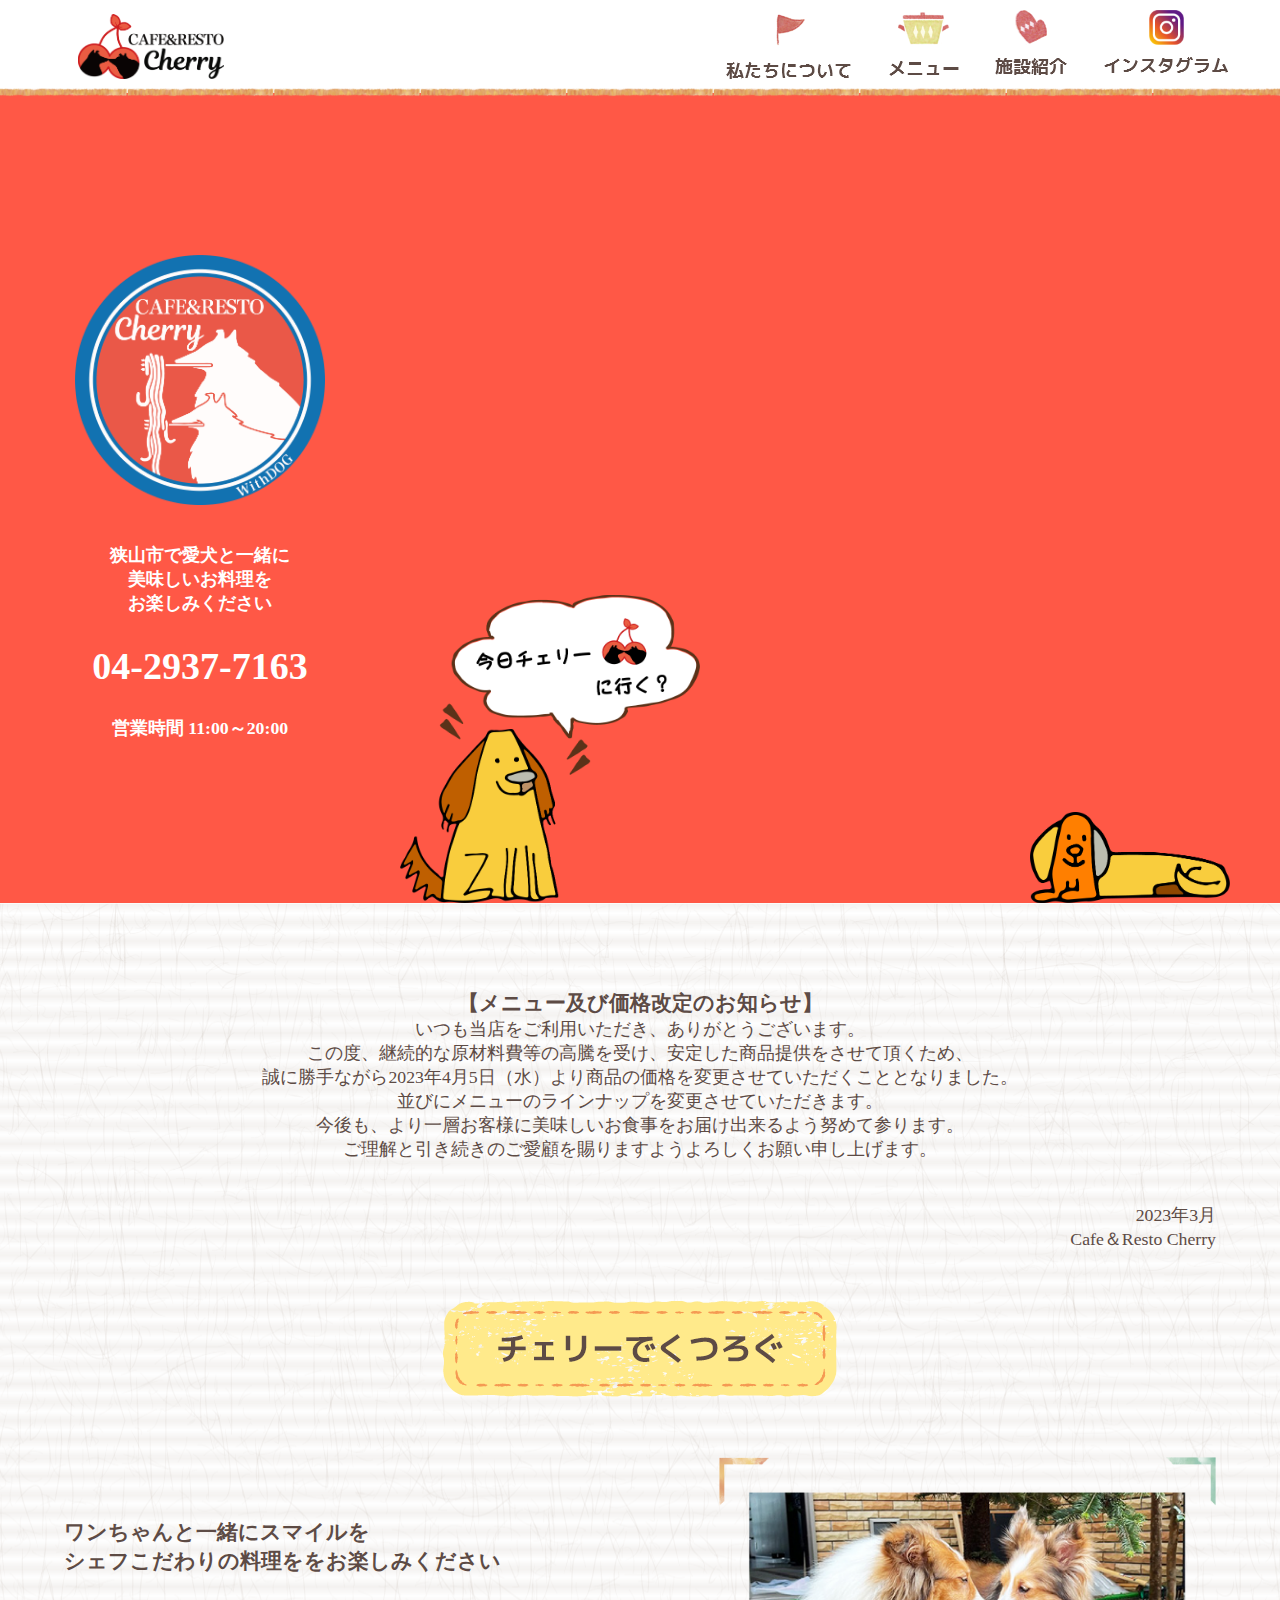
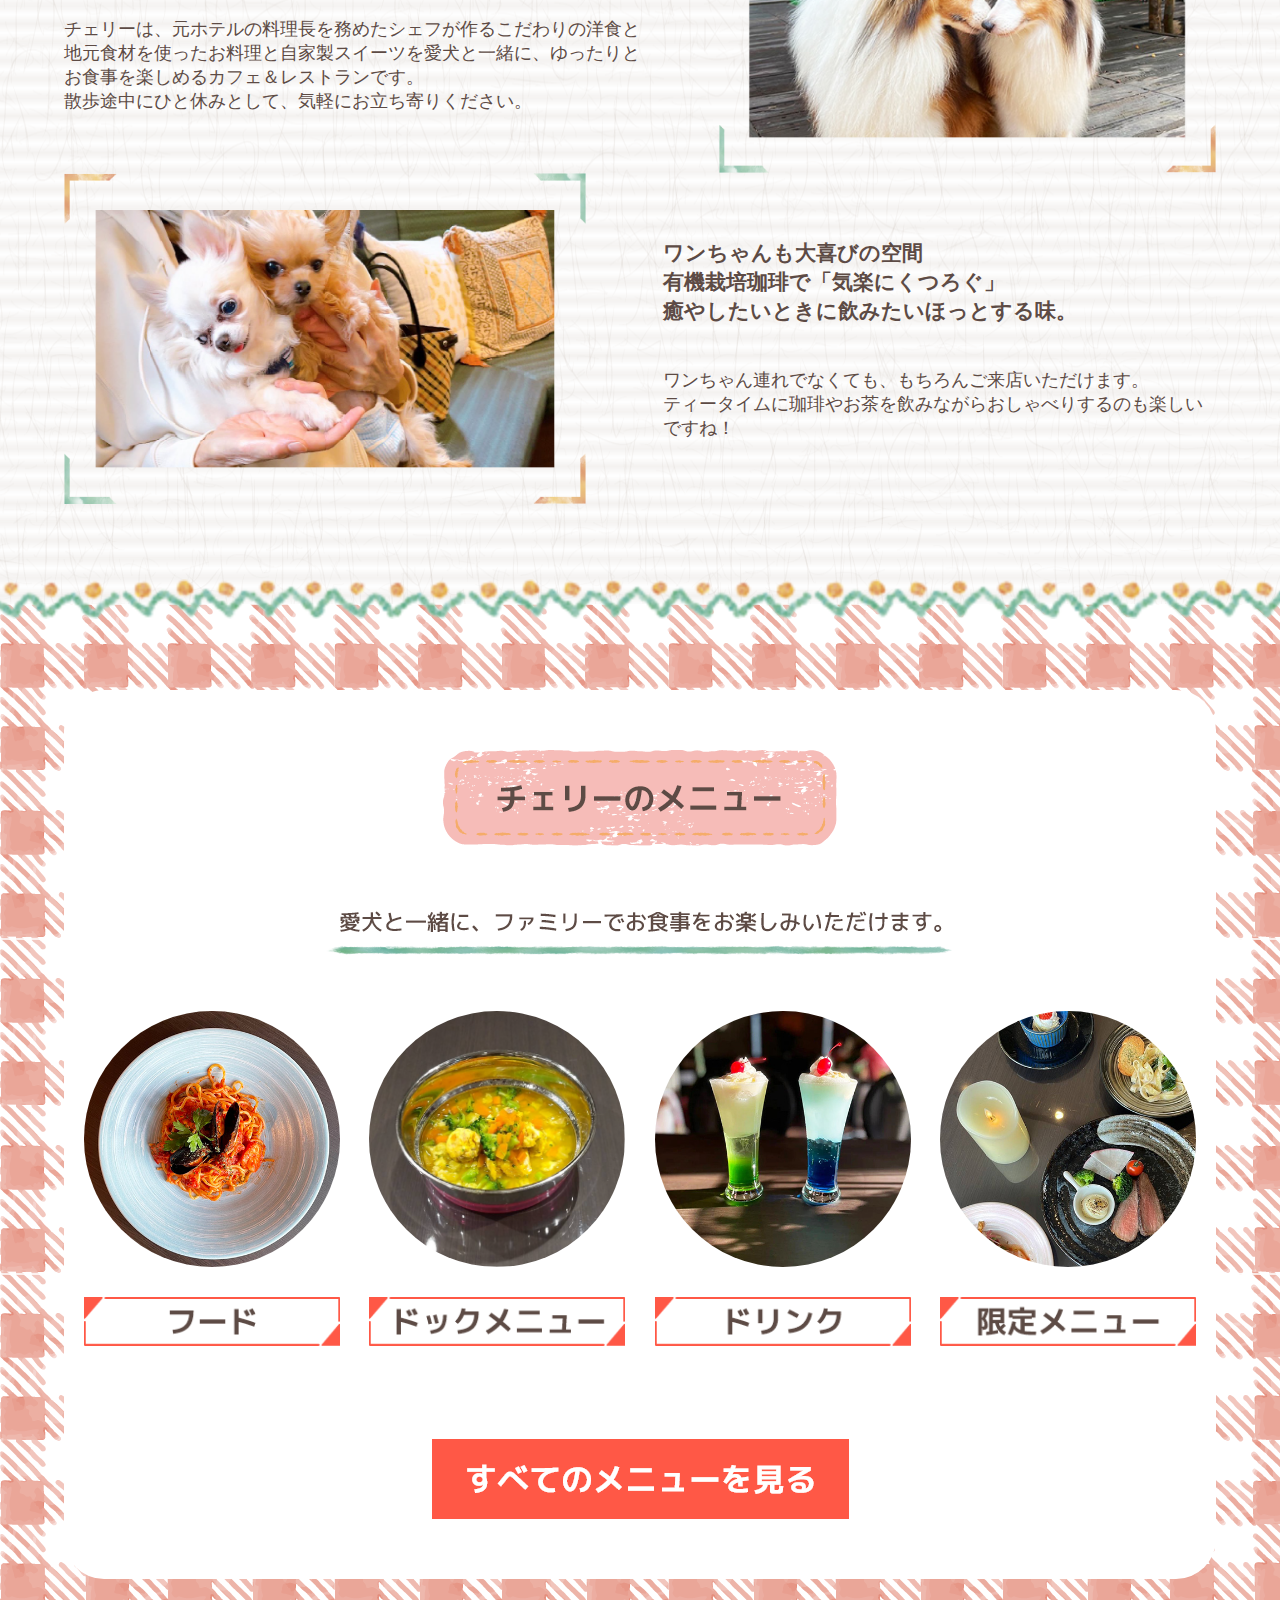
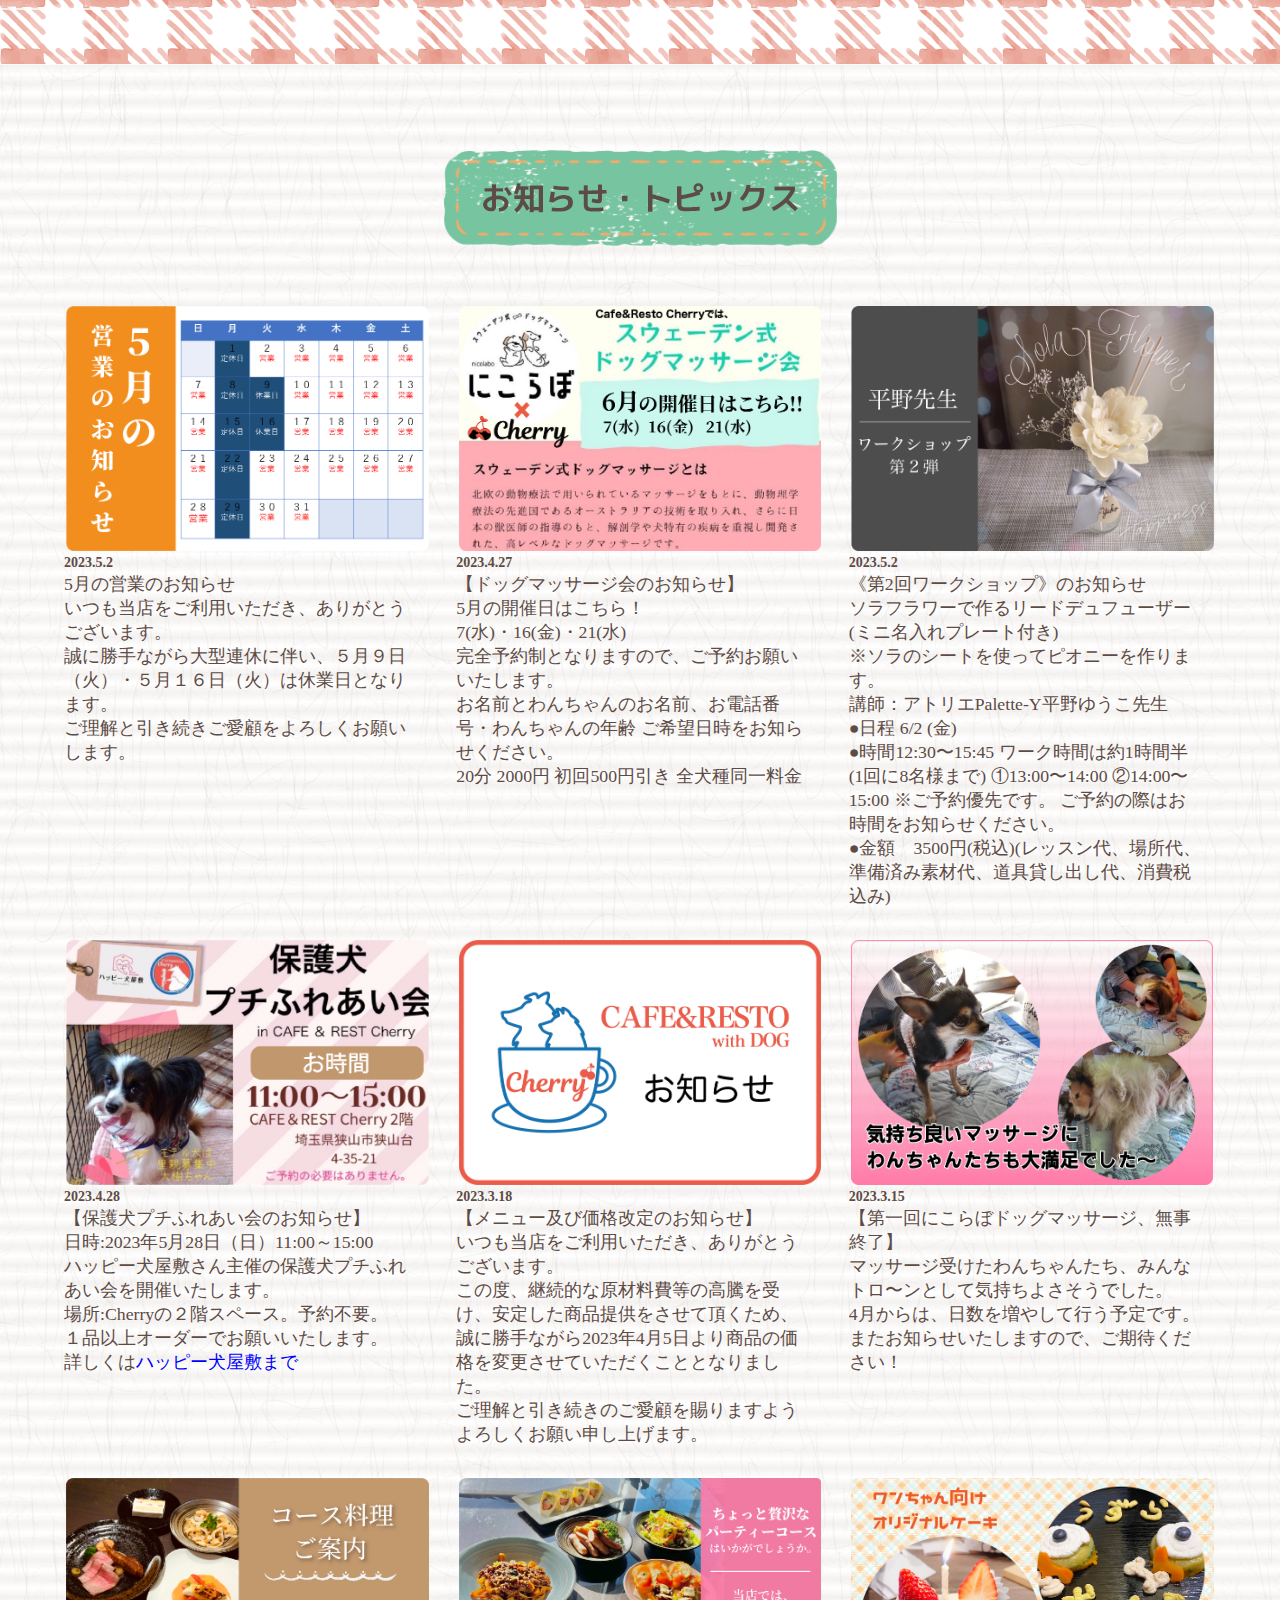
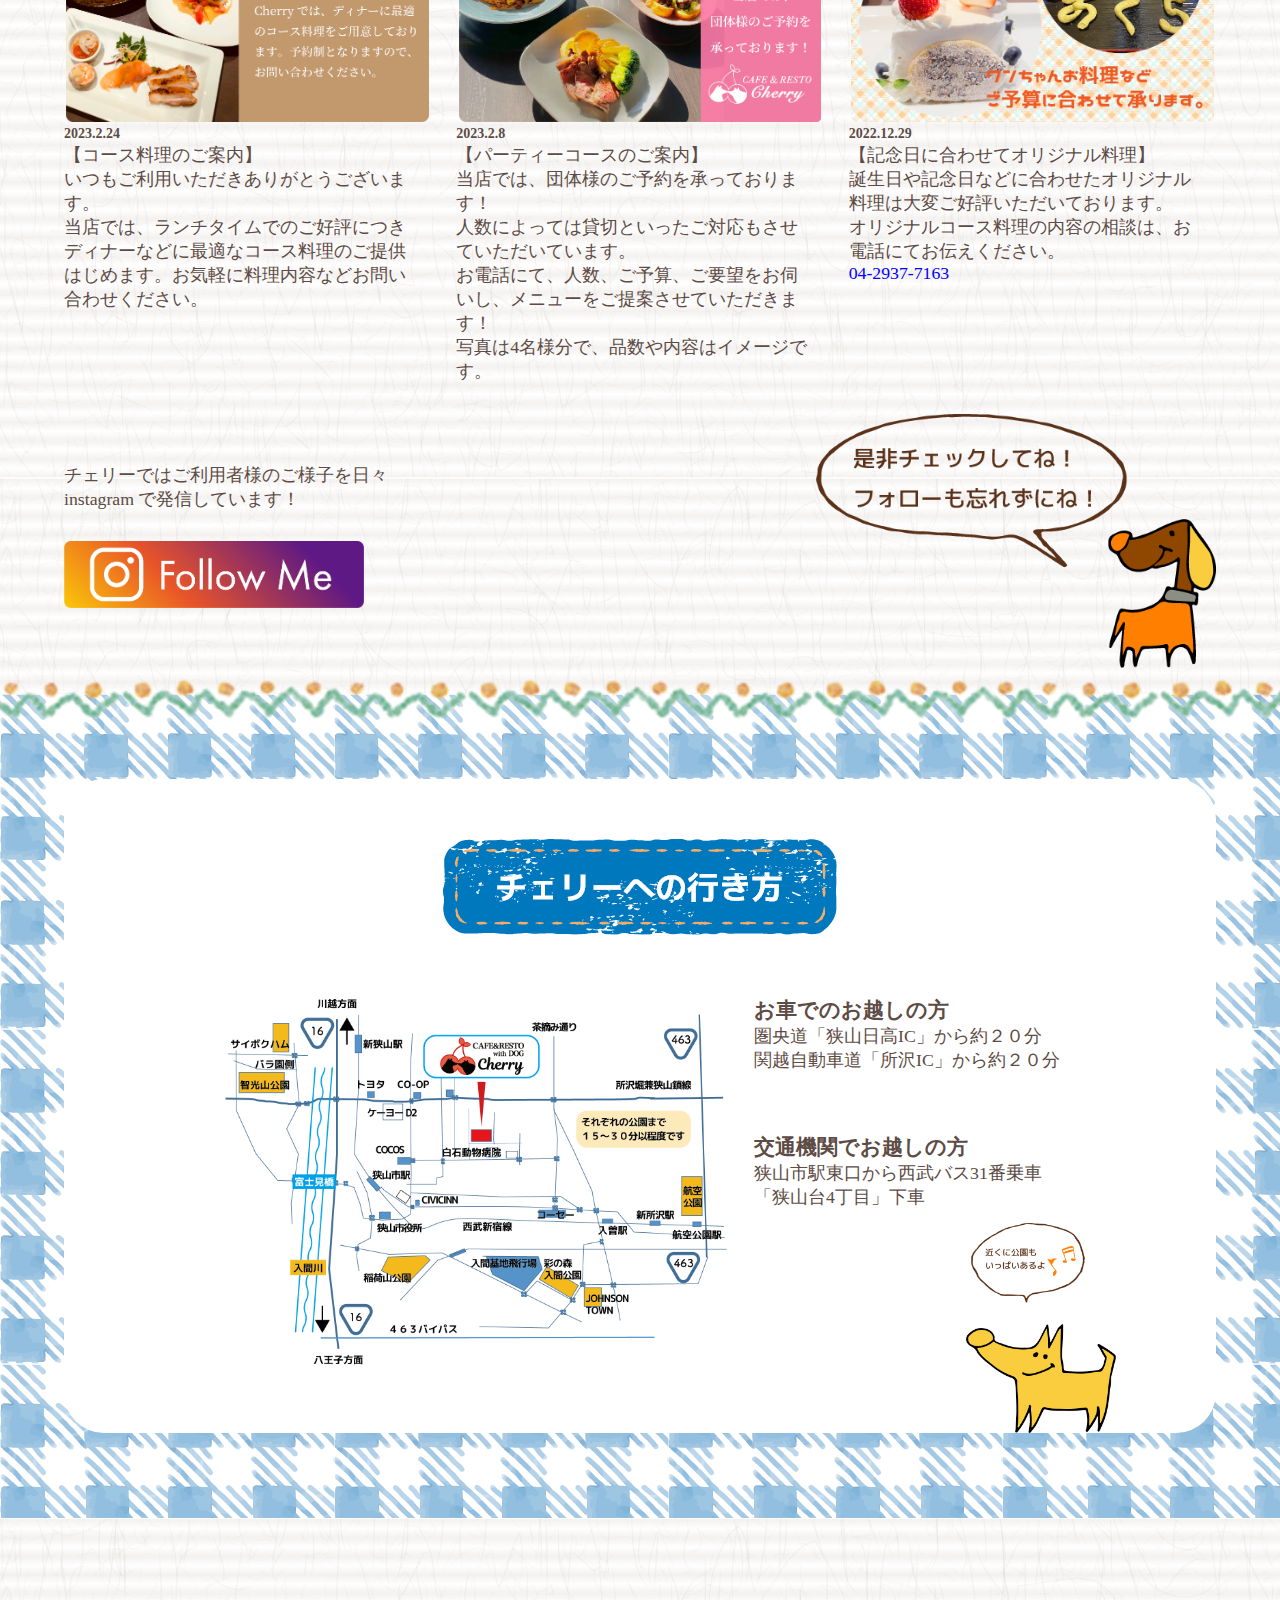
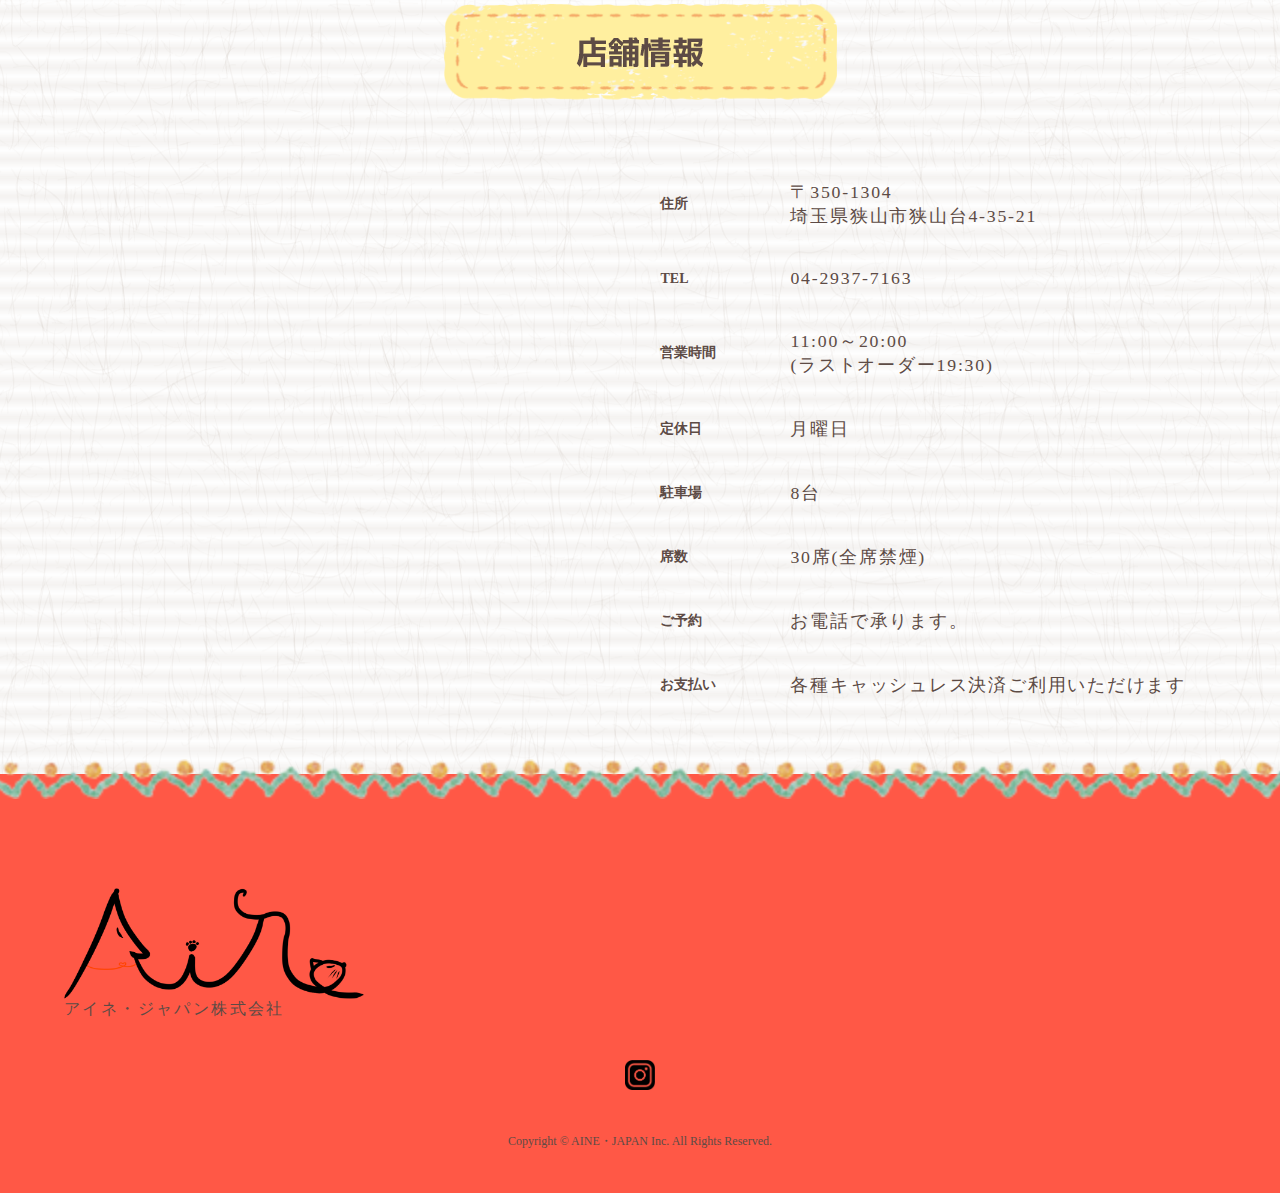
<file: index.html>
<!doctype html>
<html lang="ja">
<head>
<meta charset="utf-8">
<meta name="viewport" content="width=device-width">
<title>CAFE &amp; RESTO Cherry</title>
<meta name="description" content="狭山市にあるCAFE &amp; RESTO Cherryで愛犬と一緒に美味しいお料理を
お楽しみください" />
<meta name="keywords" content="狭山市|ドックカフェ|レストラン|CAFE &amp; RESTO Cherryでくつろぐ" />
<link rel="canonical" href="https://aine-japan.com/" />
<meta property="og:url" content="https://aine-japan.com/">
<meta property="og:description" content="CAFE &amp; RESTO Cherryのトップページ">	
<meta property="og:type" content="website">
<meta property="og:image" content="https://aine-japan.com/images/og.jpg">
<meta property="og:title" content="トップページ | CAFE &amp; RESTO Cherry">	
<meta property="og:site_name" content="CAFE &amp; RESTO Cherry">	
<link rel="icon" href="/favicon.ico" />	
<link href="https://fonts.googleapis.com/css?family=M+PLUS+Rounded+1c" rel="stylesheet">
<link href="css/style.css" rel="stylesheet">
<!-- Google tag (gtag.js) -->
<script async src="https://www.googletagmanager.com/gtag/js?id=G-9053M5CJ1S"></script>
<script>
  window.dataLayer = window.dataLayer || [];
  function gtag(){dataLayer.push(arguments);}
  gtag('js', new Date());

  gtag('config', 'G-9053M5CJ1S');
</script>
</head>

<body>
<header class="header">
  <div class="header-inner spaceBetween defaultContainer"> <a class="header-logo" href="index.html"><img src="images/cherry_logo.png" width="600" height="236" alt="CAFE＆RESTO Cherry"/></a>
    <button class="navbtn"> <span class="navbar"></span> <span class="">MENU</span></button>
    <nav class="header-nav" id="g-nav">
      <ul class="header-nav-list">
        <li><a href="about.html"><img src="images/nav1.png" alt="私たちについて"/></a></li>
        <li><a href="menu.html"><img src="images/nav2.png" alt="メニュー"/></a></li>
        <li><a href="facility.html"><img src="images/nav3.png" alt="施設紹介"/></a></li>
        <li><a href="https://www.instagram.com/cafe_resto_cherry" target="_blank"><img src="images/nav4.png" alt="インスタグラム"/></a></li>
      </ul>
    </nav>
  </div>
</header>
<section class="hero">
  <div class="hero-container">
    <div class="hero-text">
      <h1 class="hero-title"><img src="images/cherry_maru.png" width="250" height="250" alt="CAFE &amp; RESTO Cherry"/></h1>
      <p class="hero-desc">狭山市で愛犬と一緒に<br>
        美味しいお料理を<br>
        お楽しみください</p>
      <p class="hero-desc hero-number"><a href="tel:04-2937-7163">04-2937-7163</a></p>
      <p class="hero-desc">営業時間 11:00～20:00</p>
    </div>
    <ul class="slide">
      <li class="slide-image"></li>
      <li class="slide-image"></li>
      <li class="slide-image"></li>
    </ul>
  </div>
  <img class="hero-deco01" src="images/asset1.png" alt=""/> <img class="hero-deco02" src="images/asset2.png" alt=""/> </section>
<section class="desc">
  <div class="desc-text_news">
    <h3>【メニュー及び価格改定のお知らせ】</h3>
<p>いつも当店をご利用いただき、ありがとうございます。<br>この度、継続的な原材料費等の高騰を受け、安定した商品提供をさせて頂くため、<br>誠に勝手ながら2023年4月5日（水）より商品の価格を変更させていただくこととなりました。<br>並びにメニューのラインナップを変更させていただきます。<br>
  今後も、より一層お客様に美味しいお食事をお届け出来るよう努めて参ります。<br>
  ご理解と引き続きのご愛顧を賜りますようよろしくお願い申し上げます。</p><br><br>
  <p style="text-align: right;">2023年3月<br>Cafe＆Resto Cherry</p>
  </div>
  <h2 class="sectionTitle"><img src="images/title1.png" alt="チェリーでくつろぐ"/></h2>
  <div class="sideBySideCenter defaultContainer">
    <div class="desc-text">
      <h3>ワンちゃんと一緒にスマイルを<br>
        シェフこだわりの料理ををお楽しみください</h3>
      <p>チェリーは、元ホテルの料理長を務めたシェフが作るこだわりの洋食と地元食材を使ったお料理と自家製スイーツを愛犬と一緒に、ゆったりとお食事を楽しめるカフェ＆レストランです。<br>
        散歩途中にひと休みとして、気軽にお立ち寄りください。</p>
    </div>
    <div><img src="images/posts_post1.jpg" alt=""/></div>
  </div>
  <div class="sideBySideCenter defaultContainer reverse">
    <div class="desc-text">
      <h3>ワンちゃんも大喜びの空間<br>
        有機栽培珈琲で「気楽にくつろぐ」<br>
        癒やしたいときに飲みたいほっとする味。</h3>
      <p>ワンちゃん連れでなくても、もちろんご来店いただけます。<br>
        ティータイムに珈琲やお茶を飲みながらおしゃべりするのも楽しいですね！</p>
    </div>
    <div><img src="images/posts_post2.jpg" alt=""/></div>
  </div>
</section>
<section class="menu">
  <div class="defaultContainer menu-container">
    <h2 class="sectionTitle"><img src="images/title2.png" alt="チェリーのメニュー"/></h2>
    <p><img src="images/boder-bottom1.png" alt="愛犬と一緒に、ファミリーでお食事をお楽しみいただけます。"/></p>
    <ul class="menu-wrapper spaceBetween">
      <li class="menu-cat"> <img class="menu-img" src="images/pasta1.jpg" alt="フード"/>
        <h3><img src="images/menu_title1.png" alt="フード"/></h3>
      </li>
      <li class="menu-cat"> <img class="menu-img" src="images/menu_dog1.png" alt="ドッグメニュー"/>
        <h3><img src="images/menu_title2.png" alt="ドッグメニュー"/></h3>
      </li>
      <li class="menu-cat"> <img class="menu-img" src="images/drink1.jpg" alt="ドリンク"/>
        <h3><img src="images/menu_title3.png" alt="ドリンク"/></h3>
      </li>
      <li class="menu-cat"> <img class="menu-img" src="images/special.jpg" alt="限定メニュー"/>
        <h3><img src="images/menu_title4.png" alt="限定メニュー"/></h3>
      </li>
    </ul>
    <div class="flexCenter"><a href="menu.html"><img src="images/buttom1.png" alt="すべてのメニューを見る"/></a></div>
  </div>
</section>
<section class="news">
  <div class="defaultContainer">
    <h2 class="sectionTitle"><img src="images/title3.png" alt="お知らせ・トピックス"/></h2>
    <div class="news-container">
      <div class="news-item">
        <figure><img src="news_image/news_20.png" alt=""/></figure>
        <time>2023.5.2</time>
        <p class="news-text">5月の営業のお知らせ<br>
          いつも当店をご利用いただき、ありがとうございます。<br>
          誠に勝手ながら大型連休に伴い、５月９日（火）・５月１６日（火）は休業日となります。<br>
          ご理解と引き続きご愛顧をよろしくお願いします。</p>
      </div>
      <div class="news-item">
        <figure><img src="news_image/news_23.png" alt=""/></figure>
        <time>2023.4.27</time>
        <p class="news-text">【ドッグマッサージ会のお知らせ】<br>
          5月の開催日はこちら！<br>
          7(水)・16(金)・21(水)<br>
          完全予約制となりますので、ご予約お願いいたします。<br>
          お名前とわんちゃんのお名前、お電話番号・わんちゃんの年齢
          ご希望日時をお知らせください。<br>
          20分 2000円 初回500円引き 全犬種同一料金</p>
      </div>
      <div class="news-item">
        <figure><img src="news_image/news_22.png" alt=""/></figure>
        <time>2023.5.2</time>
        <p class="news-text">《第2回ワークショップ》のお知らせ<br>
          ソラフラワーで作るリードデュフューザー(ミニ名入れプレート付き)<br>
          ※ソラのシートを使ってピオニーを作ります。<br>
          講師：アトリエPalette-Y平野ゆうこ先生<br>
          ●日程 6/2 (金)<br>
          ●時間12:30〜15:45 ワーク時間は約1時間半
          (1回に8名様まで)
          ①13:00〜14:00
          ②14:00〜15:00
          ※ご予約優先です。
          ご予約の際はお時間をお知らせください。<br>
          ●金額　3500円(税込)(レッスン代、場所代、準備済み素材代、道具貸し出し代、消費税込み)</p>
      </div>
      <!-- <div class="news-item">
        <figure><img src="news_image/news_19.png" alt=""/></figure>
        <time>2023.4.19</time>
        <p class="news-text">【ハッピー犬屋敷即売会のお知らせ】<br>
          犬屋敷さんのハンドメイド作品の即売会が、行われます。<br>
          ●日程 4/22(土)　23（日）<br>
          売上は、保護犬ちゃんたちのために大切に使われます。<br>
          可愛らしい作品が沢山出品されますので、どうぞお誘い合わせの上、@cafe_rest_cherryにてみなさまのお越しをお待ちしております</p>
      </div> -->
      <div class="news-item">
        <figure><img src="news_image/news_14.png" alt=""/></figure>
        <time>2023.4.28</time>
        <p class="news-text">【保護犬プチふれあい会のお知らせ】<br>
          日時:2023年5月28日（日）11:00～15:00<br>
          ハッピー犬屋敷さん主催の保護犬プチふれあい会を開催いたします。<br>
          場所:Cherryの２階スペース。予約不要。<br>１品以上オーダーでお願いいたします。<br>
        詳しくは<a href="https://inuyasiki.com/" style="color: blue;">ハッピー犬屋敷まで</a></p>
      </div>
      <div class="news-item">
        <figure><img src="news_image/news_cup.png" alt=""/></figure>
        <time>2023.3.18</time>
        <p class="news-text">【メニュー及び価格改定のお知らせ】<br>
          いつも当店をご利用いただき、ありがとうございます。<br>この度、継続的な原材料費等の高騰を受け、安定した商品提供をさせて頂くため、誠に勝手ながら2023年4月5日より商品の価格を変更させていただくこととなりました。<br>ご理解と引き続きのご愛顧を賜りますようよろしくお願い申し上げます。
        </p>
      </div>
      <div class="news-item">
        <figure><img src="news_image/news_16.png" alt=""/></figure>
        <time>2023.3.15</time>
        <p class="news-text">【第一回にこらぼドッグマッサージ、無事終了】<br>
          マッサージ受けたわんちゃんたち、みんなトロ〜ンとして気持ちよさそうでした。<br>4月からは、日数を増やして行う予定です。
          <br>またお知らせいたしますので、ご期待ください！</p>
      </div>
      <!-- <div class="news-item">
        <figure><img src="news_image/news_15.png" alt=""/></figure>
        <time>2023.2.26</time>
        <p class="news-text">春仕様の映えスペースに変更しました。<br>
          暖かさ伝わるスペースとなりました。</p>
      </div> -->
      <div class="news-item">
        <figure><img src="news_image/news_12.png" alt=""/></figure>
        <time>2023.2.24</time>
        <p class="news-text">【コース料理のご案内】<br>
         いつもご利用いただきありがとうございます。<br>
         当店では、ランチタイムでのご好評につきディナーなどに最適なコース料理のご提供はじめます。お気軽に料理内容などお問い合わせください。</p>
      </div>
      <div class="news-item">
        <figure><img src="news_image/news_11.png" alt=""/></figure>
        <time>2023.2.8</time>
        <p class="news-text">【パーティーコースのご案内】<br>
          当店では、団体様のご予約を承っております！<br>
          人数によっては貸切といったご対応もさせていただいています。<br>
          お電話にて、人数、ご予算、ご要望をお伺いし、メニューをご提案させていただきます！<br>
          写真は4名様分で、品数や内容はイメージです。</p>
      </div>
      <div class="news-item">
        <figure><img src="news_image/news_9.png" alt=""/></figure>
        <time>2022.12.29</time>
        <p class="news-text">【記念日に合わせてオリジナル料理】<br>
          誕生日や記念日などに合わせたオリジナル料理は大変ご好評いただいております。<br>
          オリジナルコース料理の内容の相談は、お電話にてお伝えください。<br>
          <a href="tel:04-2937-7163" style="color: blue;">04-2937-7163</a></p>
      </div>
    </div>
    <div class="insta-lead">
      <p>チェリーではご利用者様のご様子を日々<br>
        instagram で発信しています！ </p>
      <a href="https://www.instagram.com/cafe_resto_cherry" target="_blank"><img class="insta-long" src="images/bottun_insta.png" alt=""/> </a>
      <div class="insta-lead-img"><img src="images/asset3.png" alt=""/></div>
    </div>
  </div>
</section>
<section class="directions">
  <div class="defaultContainer directions-container">
    <h2 class="sectionTitle"><img src="images/title4.png" alt="チェリーへの行き方"/></h2>
    <div class="flexCenter">
      <figure class="directions-map"> <img src="images/map.png" alt=""/> </figure>
      <div class="directions-text">
        <h3>お車でのお越しの方</h3>
        <p>圏央道「狭山日高IC」から約２０分<br>
          関越自動車道「所沢IC」から約２０分</p>
        <h3>交通機関でお越しの方</h3>
        <p>狭山市駅東口から西武バス31番乗車<br>
          「狭山台4丁目」下車</p>
      </div>
    </div>
    <div class="directions-deco"><img src="images/asset4.png" alt=""/></div>
  </div>
</section>
<section class="info">
  <div class="defaultContainer">
    <h2 class="sectionTitle"><img src="images/title5.png" alt="店舗情報"/></h2>
    <div class="info-container">
      <div class="map">
        <iframe src="https://www.google.com/maps/embed?pb=!1m18!1m12!1m3!1d3233.931679064777!2d139.43251741508874!3d35.85067878015519!2m3!1f0!2f0!3f0!3m2!1i1024!2i768!4f13.1!3m3!1m2!1s0x6018d94e6ee9baf1%3A0xa189d3135c3e6371!2z44CSMzUwLTEzMDQg5Z-8546J55yM54ut5bGx5biC54ut5bGx5Y-w77yU5LiB55uu77yT77yV4oiS77yS77yR!5e0!3m2!1sja!2sjp!4v1662526173380!5m2!1sja!2sjp" width="535" height="481" style="border:0;" allowfullscreen="" loading="lazy" referrerpolicy="no-referrer-when-downgrade"></iframe>
      </div>
      <div class="add">
        <dl>
          <dt>住所</dt>
          <dd> 〒350-1304<br>
            埼玉県狭山市狭山台4-35-21 </dd>
        </dl>
        <dl class="tel">
          <dt>TEL</dt>
          <dd>04-2937-7163</dd>
        </dl>
        <dl>
          <dt>営業時間</dt>
          <dd> 11:00～20:00<br>
            (ラストオーダー19:30) </dd>
        </dl>
        <dl>
          <dt>定休日</dt>
          <dd> 月曜日</dd>
        </dl>
        <dl>
          <dt>駐車場</dt>
          <dd>8台 </dd>
        </dl>
        <dl>
          <dt>席数</dt>
          <dd> 30席(全席禁煙)</dd>
        </dl>
        <dl>
          <dt>ご予約</dt>
          <dd> お電話で承ります。</dd>
        </dl>
        <dl>
          <dt>お支払い</dt>
          <dd>各種キャッシュレス決済ご利用いただけます</dd>
        </dl>
      </div>
    </div>
  </div>
</section>
<footer class="footer">
  <div class="footer-wrapper">
    <div class="footer-inner defaultContainer"> <a class="footer-logo" href="#"><img src="images/logo.png" alt="アイネ・ジャパン株式会社"/><br>
      アイネ・ジャパン株式会社</a> 
		<a class="footer-insta" href="https://www.instagram.com/cafe_resto_cherry" target="_blank"><img src="images/icon_insta_bk.png" alt="インスタグラム"/></a>
		<small class="footer-copyright">Copyright © AINE・JAPAN Inc. All Rights Reserved.</small> </div>
  </div>
</footer>
<script src="https://ajax.googleapis.com/ajax/libs/jquery/3.6.0/jquery.min.js"></script> 
<script src="js/script.js"></script>
</body>
</html>
</file>
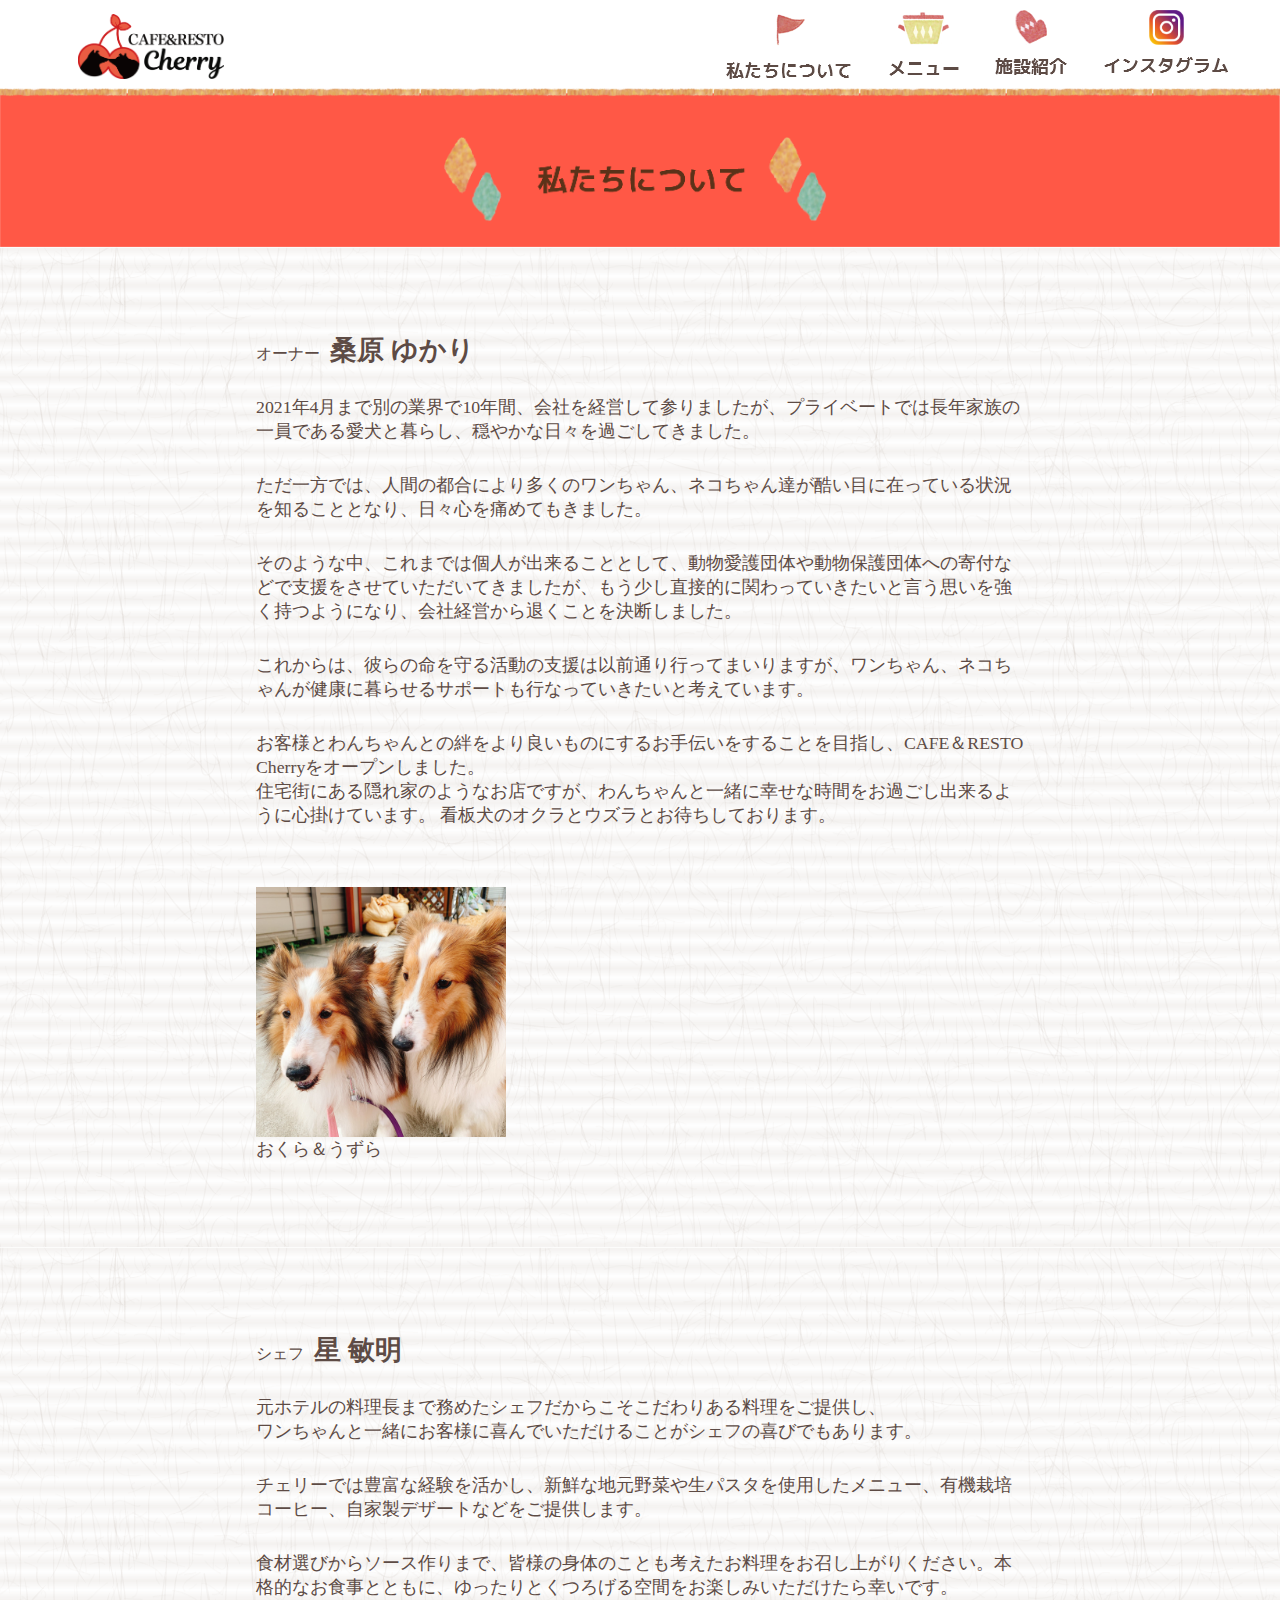
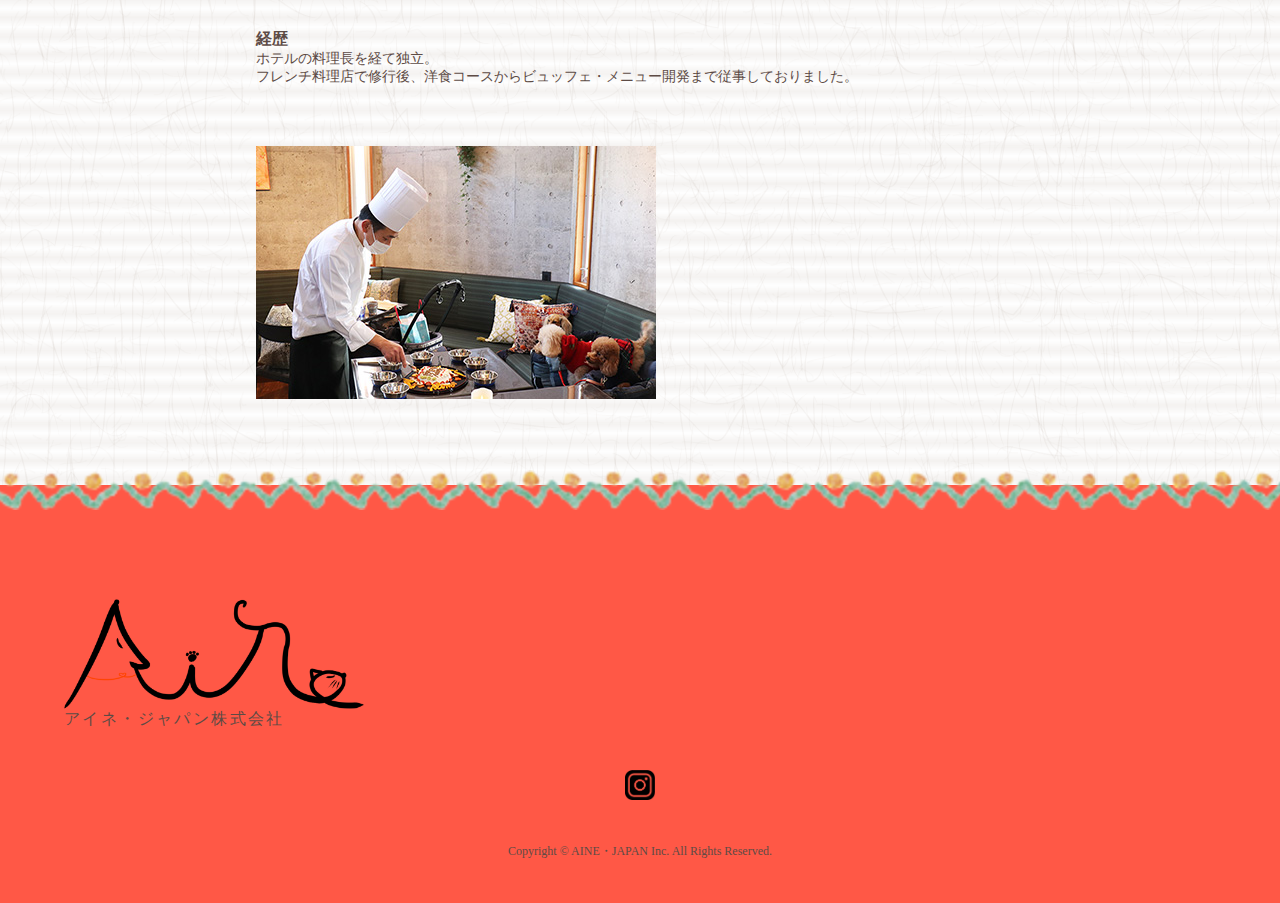
<file: about.html>
<!doctype html>
<html lang="ja">
<head>
<meta charset="utf-8">
<meta name="viewport" content="width=device-width">
<title>cherryについて | CAFE &amp; RESTO Cherry</title>
<meta name="description" content="狭山市にあるCAFE &amp; RESTO Cherryで愛犬と一緒に美味しいお料理を
お楽しみください" />
<meta name="keywords" content="狭山市|ドックカフェ|レストラン|CAFE &amp; RESTO Cherryでくつろぐ" />
<link href="https://fonts.googleapis.com/css?family=M+PLUS+Rounded+1c" rel="stylesheet">
<link href="css/style.css" rel="stylesheet">
</head>

<body>
<header class="header">
  <div class="header-inner spaceBetween defaultContainer"> <a class="header-logo" href="index.html"><img src="images/cherry_logo.png" width="600" height="236" alt="CAFE＆RESTO Cherry"/></a>
    <button class="navbtn"> <span class="navbar"></span> <span class="">MENU</span></button>
    <nav class="header-nav" id="g-nav">
      <ul class="header-nav-list">
        <li><a href="about.html"><img src="images/nav1.png" alt="私たちについて"/></a></li>
        <li><a href="menu.html"><img src="images/nav2.png" alt="メニュー"/></a></li>
        <li><a href="facility.html"><img src="images/nav3.png" alt="施設紹介"/></a></li>
        <li><a href="https://www.instagram.com/cafe_resto_cherry" target="_blank"><img src="images/nav4.png" alt="インスタグラム"/></a></li>
      </ul>
    </nav>
  </div>
</header>
<section class="page-title">
  <h2 class="sp-none"><img src="images/main_about.png" alt="私たちについて"/> </h2>
  <h2 class="pc-none"><img src="images/main_about_sp.png" alt="私たちについて"/> </h2>
</section>
<section class="about-container">
  <div class="defaultContainer about-owner">
    <h2><span>オーナー</span>桑原 ゆかり</h2>
    <p> 2021年4月まで別の業界で10年間、会社を経営して参りましたが、プライベートでは長年家族の一員である愛犬と暮らし、穏やかな日々を過ごしてきました。</p>
    <p>ただ一方では、人間の都合により多くのワンちゃん、ネコちゃん達が酷い目に在っている状況を知ることとなり、日々心を痛めてもきました。</p>
    <p>そのような中、これまでは個人が出来ることとして、動物愛護団体や動物保護団体への寄付などで支援をさせていただいてきましたが、もう少し直接的に関わっていきたいと言う思いを強く持つようになり、会社経営から退くことを決断しました。</p>
    <p>これからは、彼らの命を守る活動の支援は以前通り行ってまいりますが、ワンちゃん、ネコちゃんが健康に暮らせるサポートも行なっていきたいと考えています。</p>
    <p>お客様とわんちゃんとの絆をより良いものにするお手伝いをすることを目指し、CAFE＆RESTO　Cherryをオープンしました。<br>
      住宅街にある隠れ家のようなお店ですが、わんちゃんと一緒に幸せな時間をお過ごし出来るように心掛けています。
      看板犬のオクラとウズラとお待ちしております。 </p>
    <p>
    <figure><img src="images/okura_uzura.JPEG" alt=""/>
      <figcaption>おくら＆うずら</figcaption>
    </figure>
    </p>
  </div>
</section>
<section class="about-container">
  <div class="defaultContainer about-chef">
    <h2><span>シェフ</span>星 敏明</h2>
    <p>元ホテルの料理長まで務めたシェフだからこそこだわりある料理をご提供し、<br>
      ワンちゃんと一緒にお客様に喜んでいただけることがシェフの喜びでもあります。</p>
    <p>チェリーでは豊富な経験を活かし、新鮮な地元野菜や生パスタを使用したメニュー、有機栽培コーヒー、自家製デザートなどをご提供します。</p>
    <p>食材選びからソース作りまで、皆様の身体のことも考えたお料理をお召し上がりください。本格的なお食事とともに、ゆったりとくつろげる空間をお楽しみいただけたら幸いです。</p>
    <h3>経歴</h3>
    <p class="about-chef_desc">ホテルの料理長を経て独立。<br>
      フレンチ料理店で修行後、洋食コースからビュッフェ・メニュー開発まで従事しておりました。</p>
      <p>
        <figure><img src="images/chef.jpg" alt=""/>
          <figcaption></figcaption>
        </figure>
        </p>
  </div>
</section>
<footer class="footer">
  <div class="footer-wrapper">
    <div class="footer-inner defaultContainer"> <a class="footer-logo" href="#"><img src="images/logo.png" alt="アイネ・ジャパン株式会社"/><br>
      アイネ・ジャパン株式会社</a> <a class="footer-insta" href="https://www.instagram.com/cafe_resto_cherry" target="_blank"><img src="images/icon_insta_bk.png" alt="インスタグラム"/></a> <small class="footer-copyright">Copyright © AINE・JAPAN Inc. All Rights Reserved.</small> </div>
  </div>
</footer>
<script src="https://ajax.googleapis.com/ajax/libs/jquery/3.6.0/jquery.min.js"></script> 
<script src="js/script.js"></script>
</body>
</html>
</file>
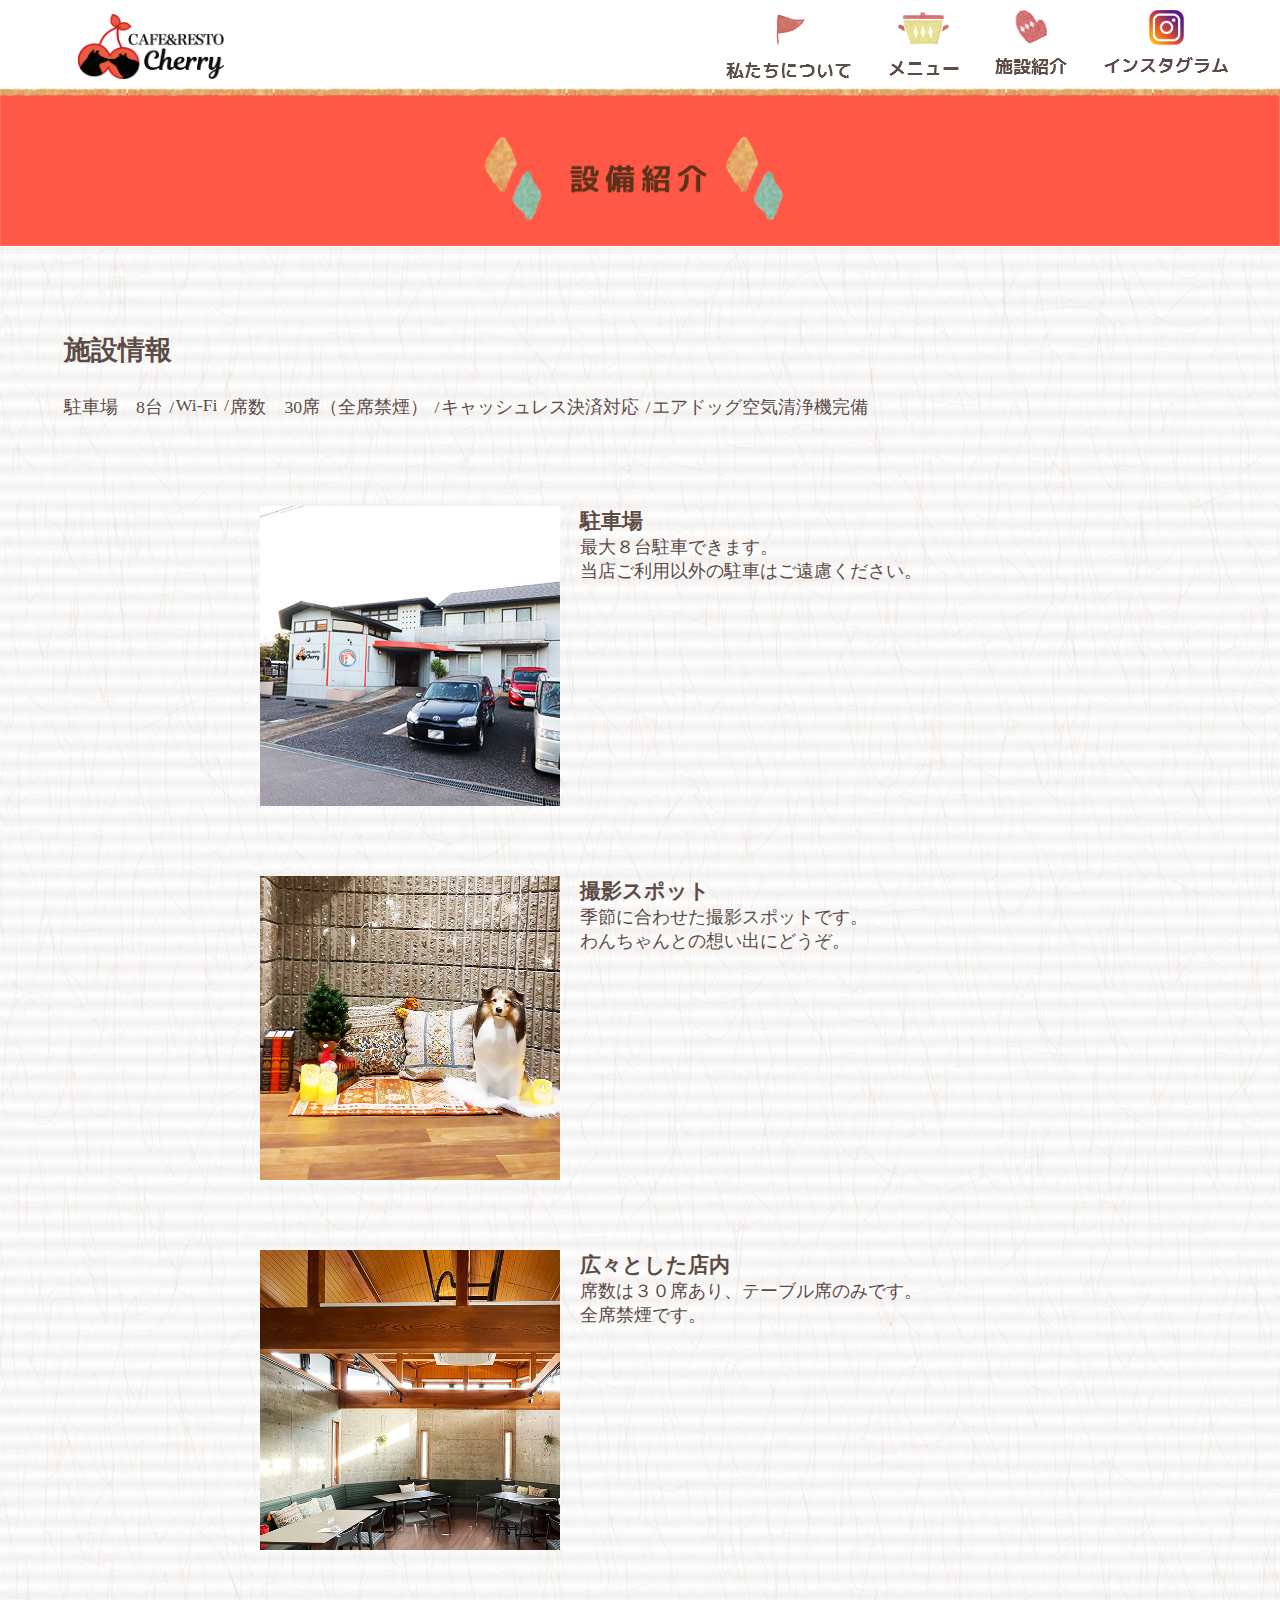
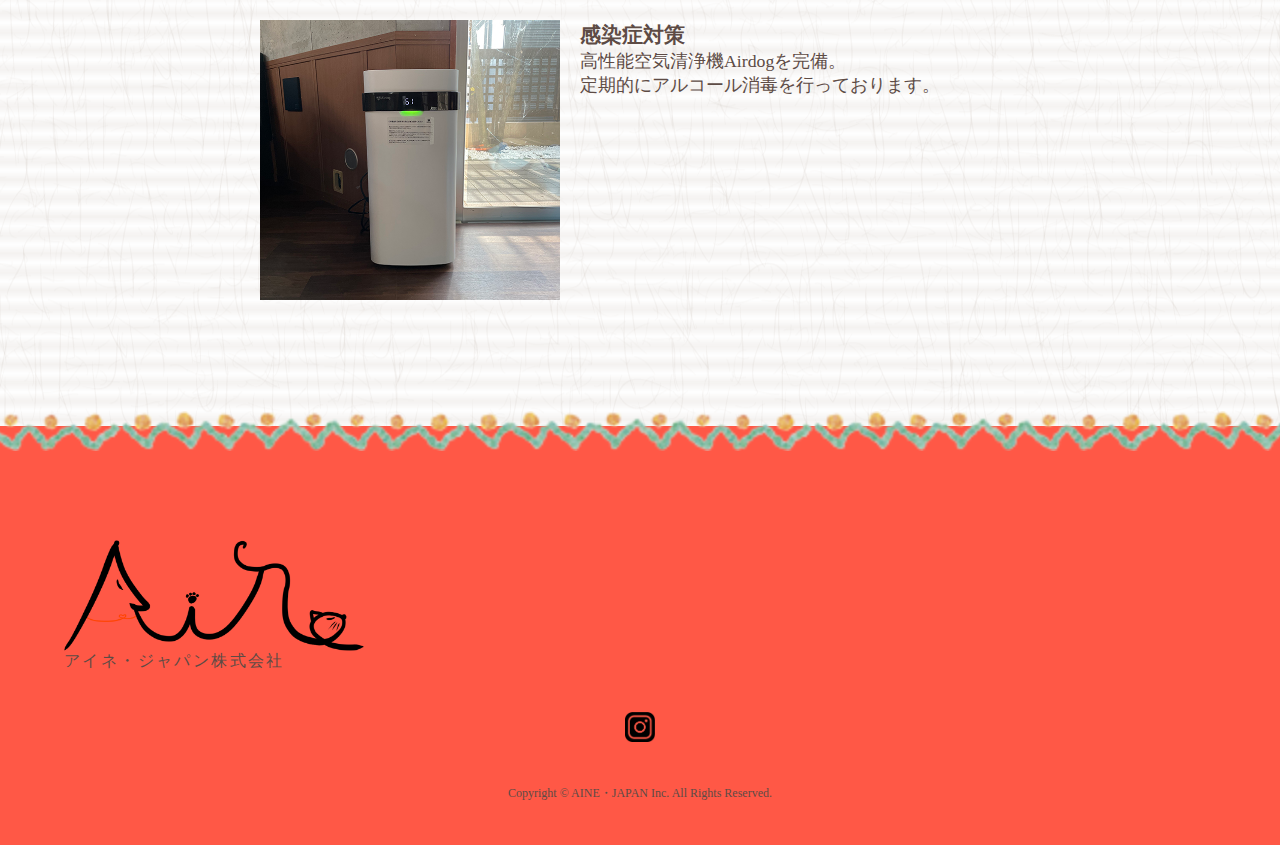
<file: facility.html>
<!doctype html>
<html lang="ja">
<head>
<meta charset="utf-8">
<meta name="viewport" content="width=device-width">
<title>施設紹介 | CAFE &amp; RESTO Cherry</title>
<meta name="description" content="狭山市にあるCAFE &amp; RESTO Cherryで愛犬と一緒に美味しいお料理を
お楽しみください" />
<meta name="keywords" content="狭山市|ドックカフェ|レストラン|CAFE &amp; RESTO Cherryでくつろぐ" />
<link href="https://fonts.googleapis.com/css?family=M+PLUS+Rounded+1c" rel="stylesheet">	
<link href="css/style.css" rel="stylesheet">
</head>

<body>
<header class="header">
  <div class="header-inner spaceBetween defaultContainer"> <a class="header-logo" href="index.html"><img src="images/cherry_logo.png" width="600" height="236" alt="CAFE＆RESTO Cherry"/></a>
    <button class="navbtn"> <span class="navbar"></span> <span class="">MENU</span></button>
    <nav class="header-nav" id="g-nav">
      <ul class="header-nav-list">
        <li><a href="about.html"><img src="images/nav1.png" alt="私たちについて"/></a></li>
        <li><a href="menu.html"><img src="images/nav2.png" alt="メニュー"/></a></li>
        <li><a href="facility.html"><img src="images/nav3.png" alt="施設紹介"/></a></li>
        <li><a href="https://www.instagram.com/cafe_resto_cherry" target="_blank"><img src="images/nav4.png" alt="インスタグラム"/></a></li>
      </ul>
    </nav>
  </div>
</header>
<section class="page-title">
<h2 class="sp-none"><img src="images/main_facility.png" alt="施設紹介"/> </h2>
<h2 class="pc-none"><img src="images/main_facility_sp.png" alt="施設紹介"/> </h2>	
	</section>
<section class="facility">
  <div class="defaultContainer">
    <h2>施設情報</h2>
    <ul class="facility-list">
      <li> 駐車場　8台</li>
      <li>Wi-Fi</li>
      <li>席数　30席（全席禁煙）</li>
      <li>キャッシュレス決済対応</li>
      <li>エアドッグ空気清浄機完備 </li>
    </ul>
    <div class="facility-contents">
      <div class="facility-content"><img src="images/parking.jpg" alt="駐車場"/>
        <h3>駐車場</h3>
        <p>最大８台駐車できます。<br>
          当店ご利用以外の駐車はご遠慮ください。</p>
      </div>
      <div class="facility-content"><img src="images/img_space.jpg" alt="撮影スポット"/>
        <h3>撮影スポット</h3>
        <p>季節に合わせた撮影スポットです。<br>
          わんちゃんとの想い出にどうぞ。</p>
      </div>
      <div class="facility-content"><img src="images/tennai.jpg" alt="最大座席数３０席（テーブル席のみ）"/>
        <h3>広々とした店内</h3>
        <p>席数は３０席あり、テーブル席のみです。<br>
          全席禁煙です。</p>
      </div>
      <div class="facility-content"><img src="images/20221027232936.jpg" alt="高性能空気清浄機Airdog完備"/>
        <h3>感染症対策</h3>
        <p>高性能空気清浄機Airdogを完備。<br>
          定期的にアルコール消毒を行っております。</p>
      </div>
    </div>
  </div>
</section>
<footer class="footer">
  <div class="footer-wrapper">
    <div class="footer-inner defaultContainer"> <a class="footer-logo" href="#"><img src="images/logo.png" alt="アイネ・ジャパン株式会社"/><br>
      アイネ・ジャパン株式会社</a> 
		<a class="footer-insta" href="https://www.instagram.com/cafe_resto_cherry" target="_blank"><img src="images/icon_insta_bk.png" alt="インスタグラム"/></a>
		<small class="footer-copyright">Copyright © AINE・JAPAN Inc. All Rights Reserved.</small> </div>
  </div>
</footer>
<script src="https://ajax.googleapis.com/ajax/libs/jquery/3.6.0/jquery.min.js"></script> 
<script src="js/script.js"></script>
</body>
</html>
</file>
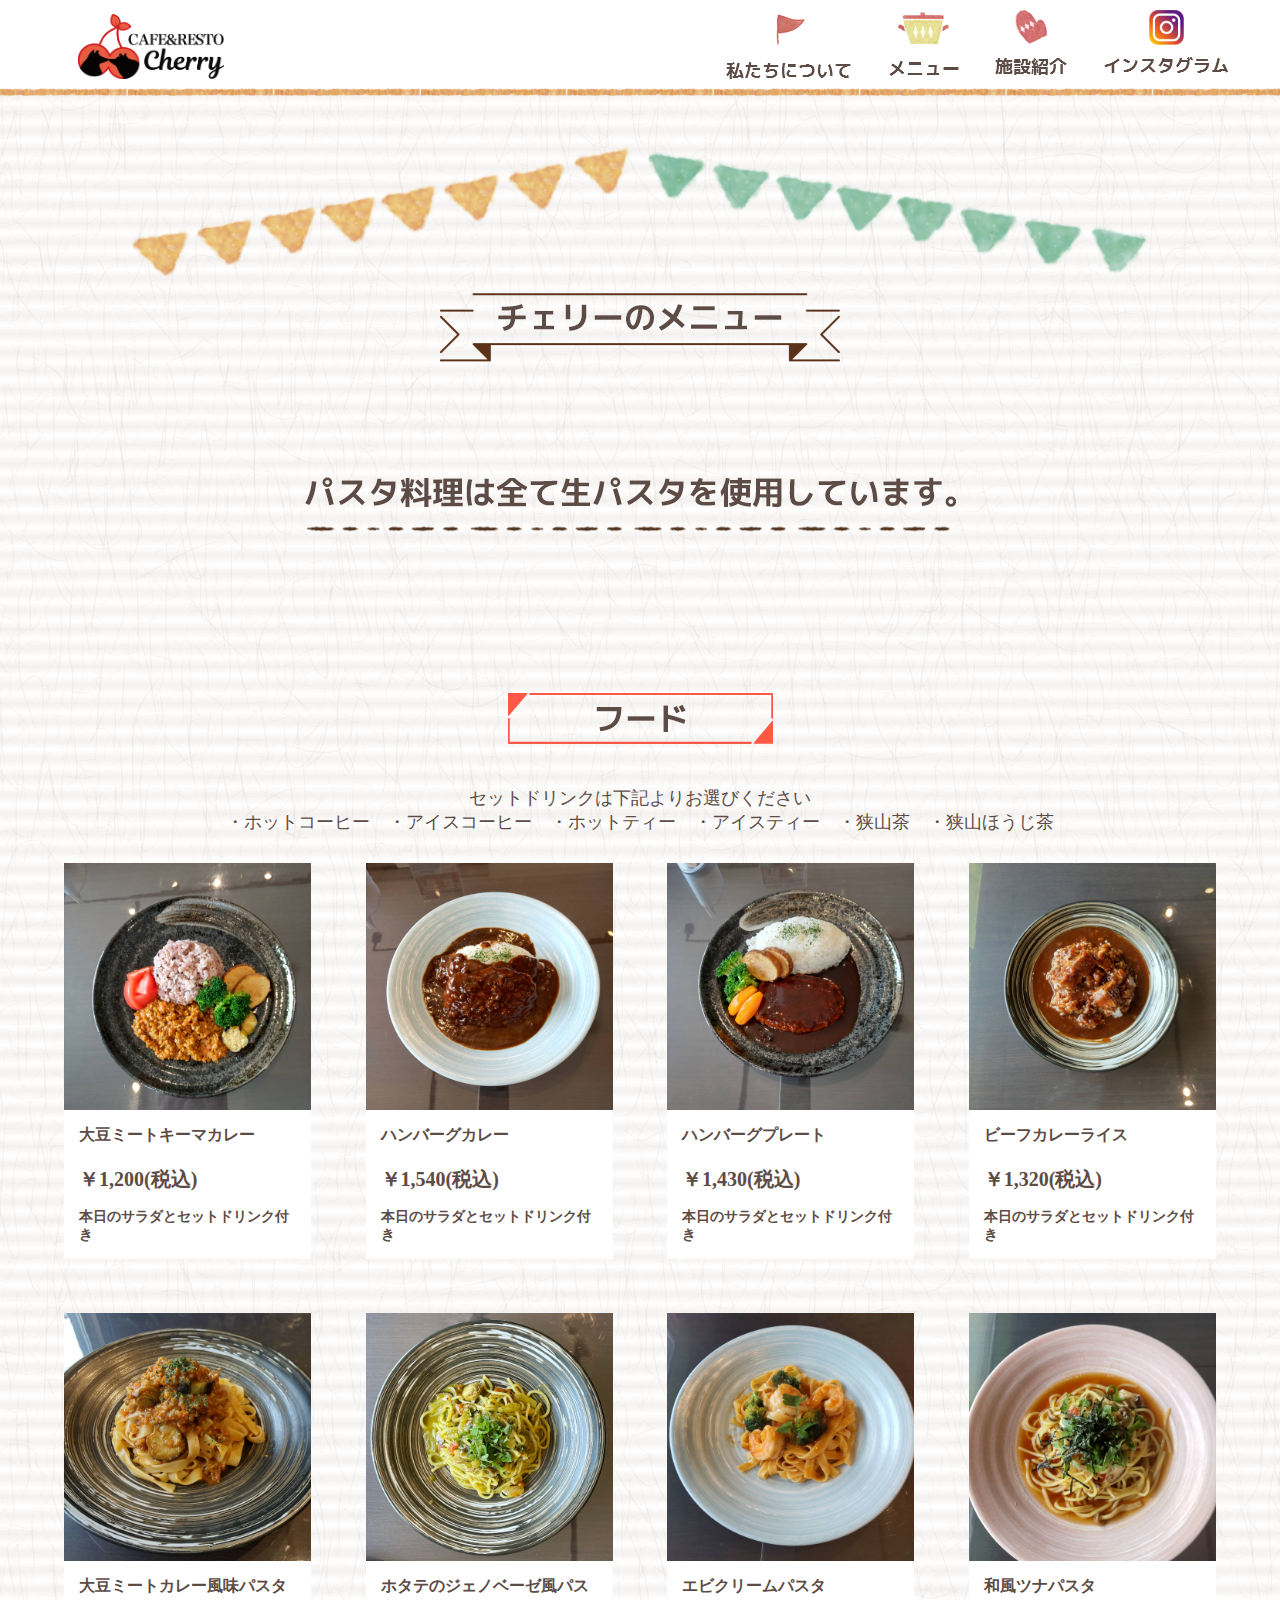
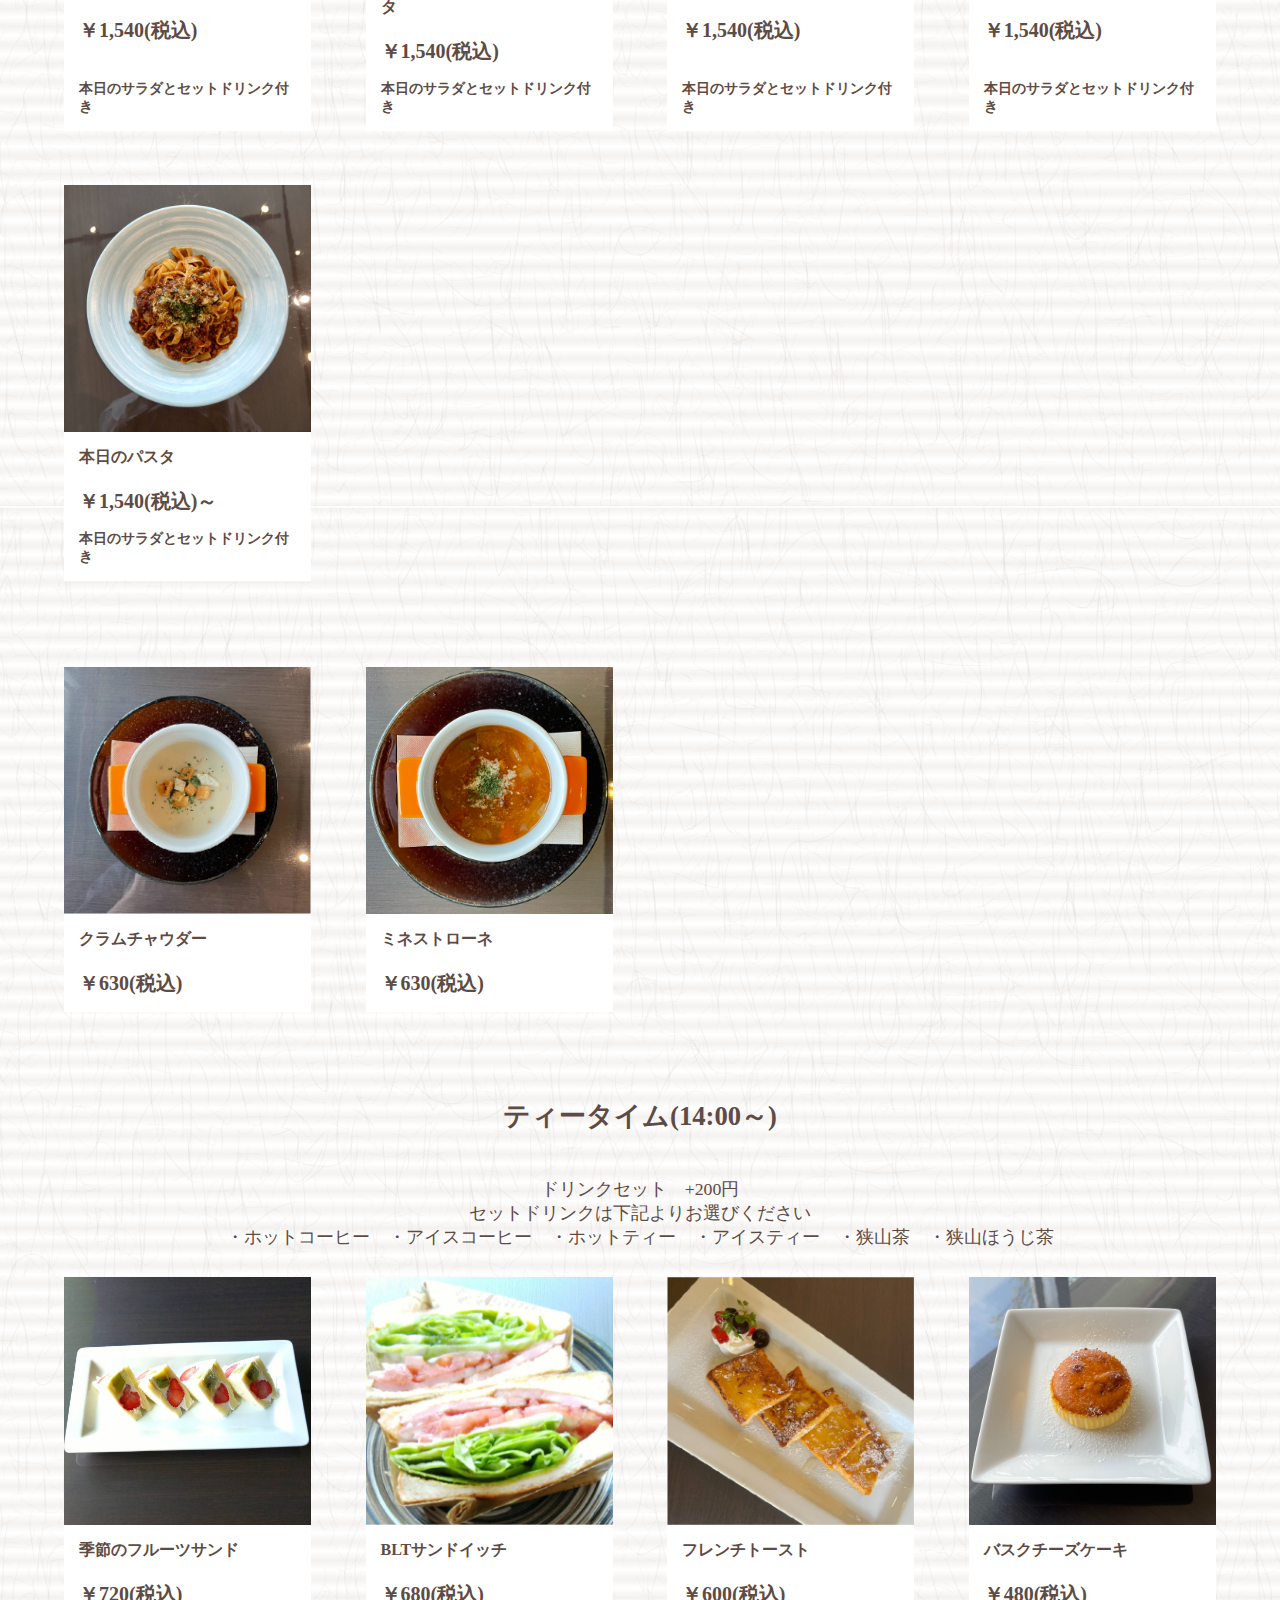
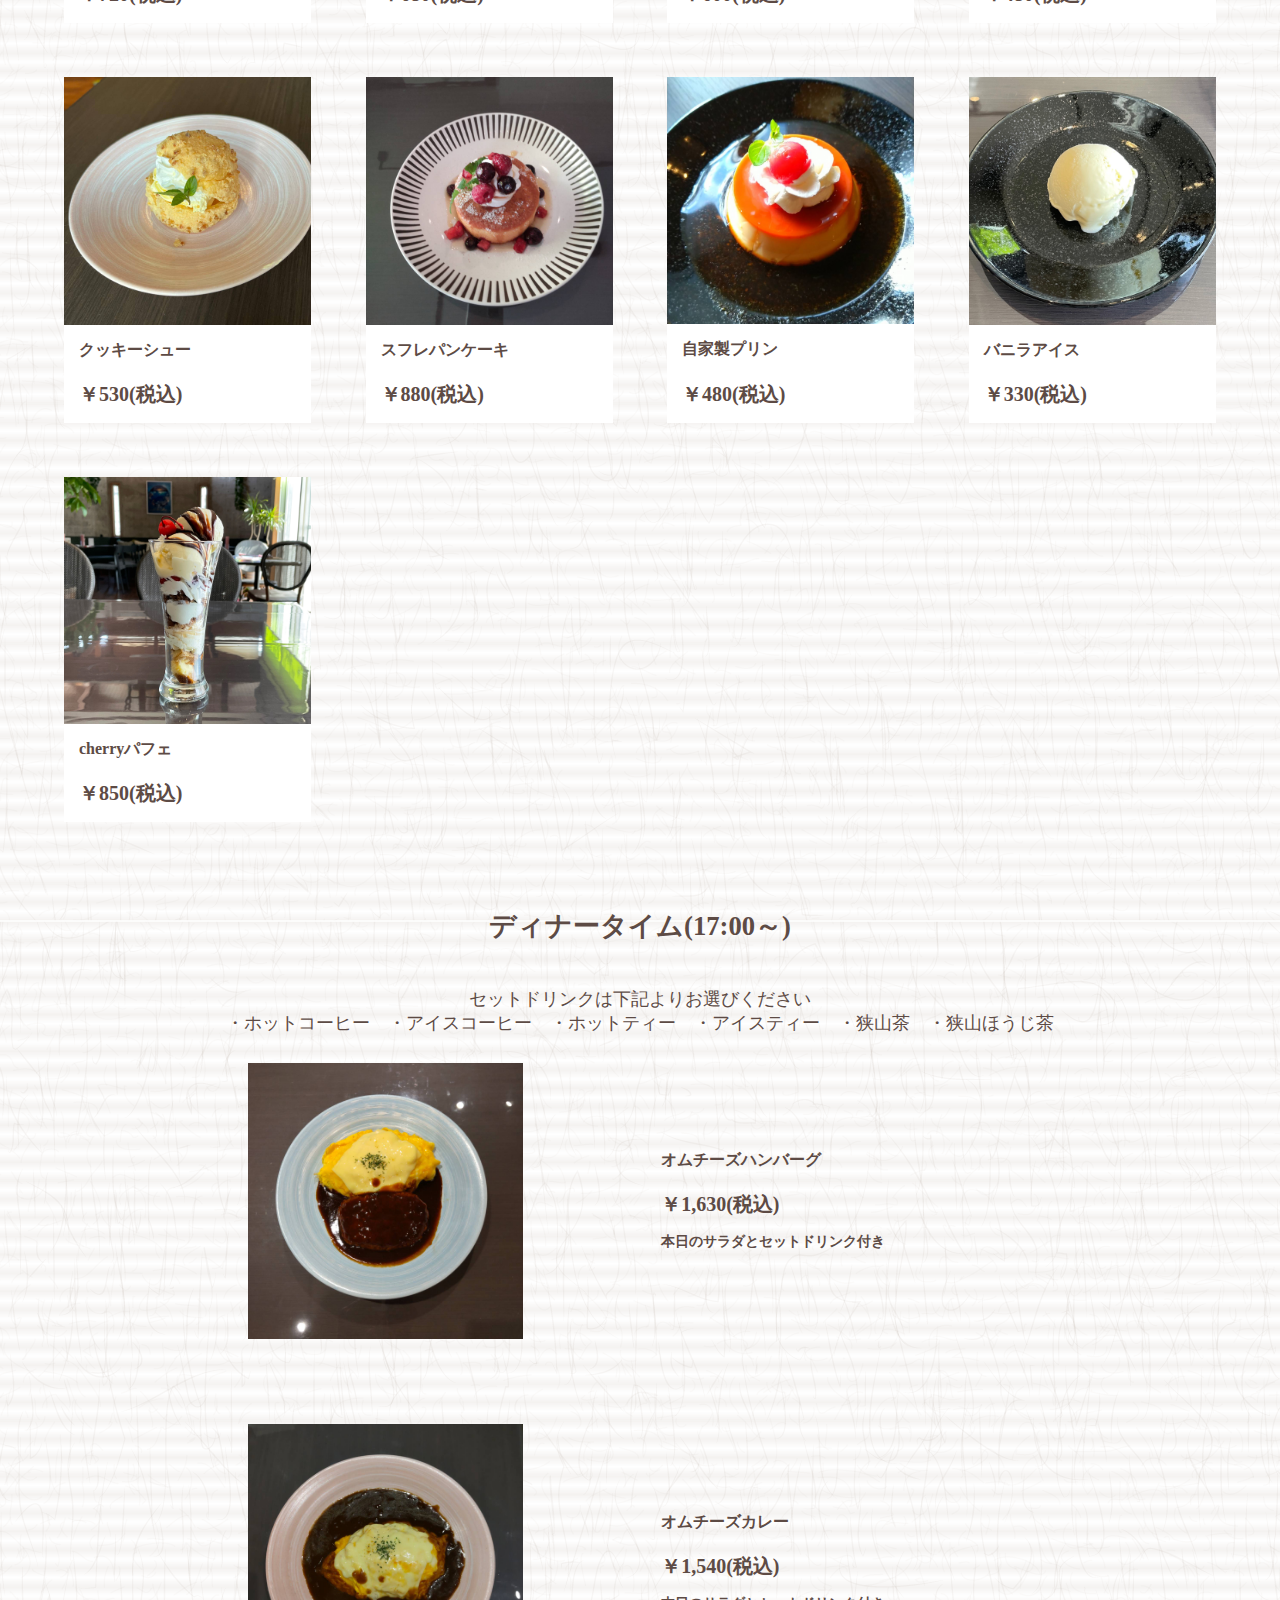
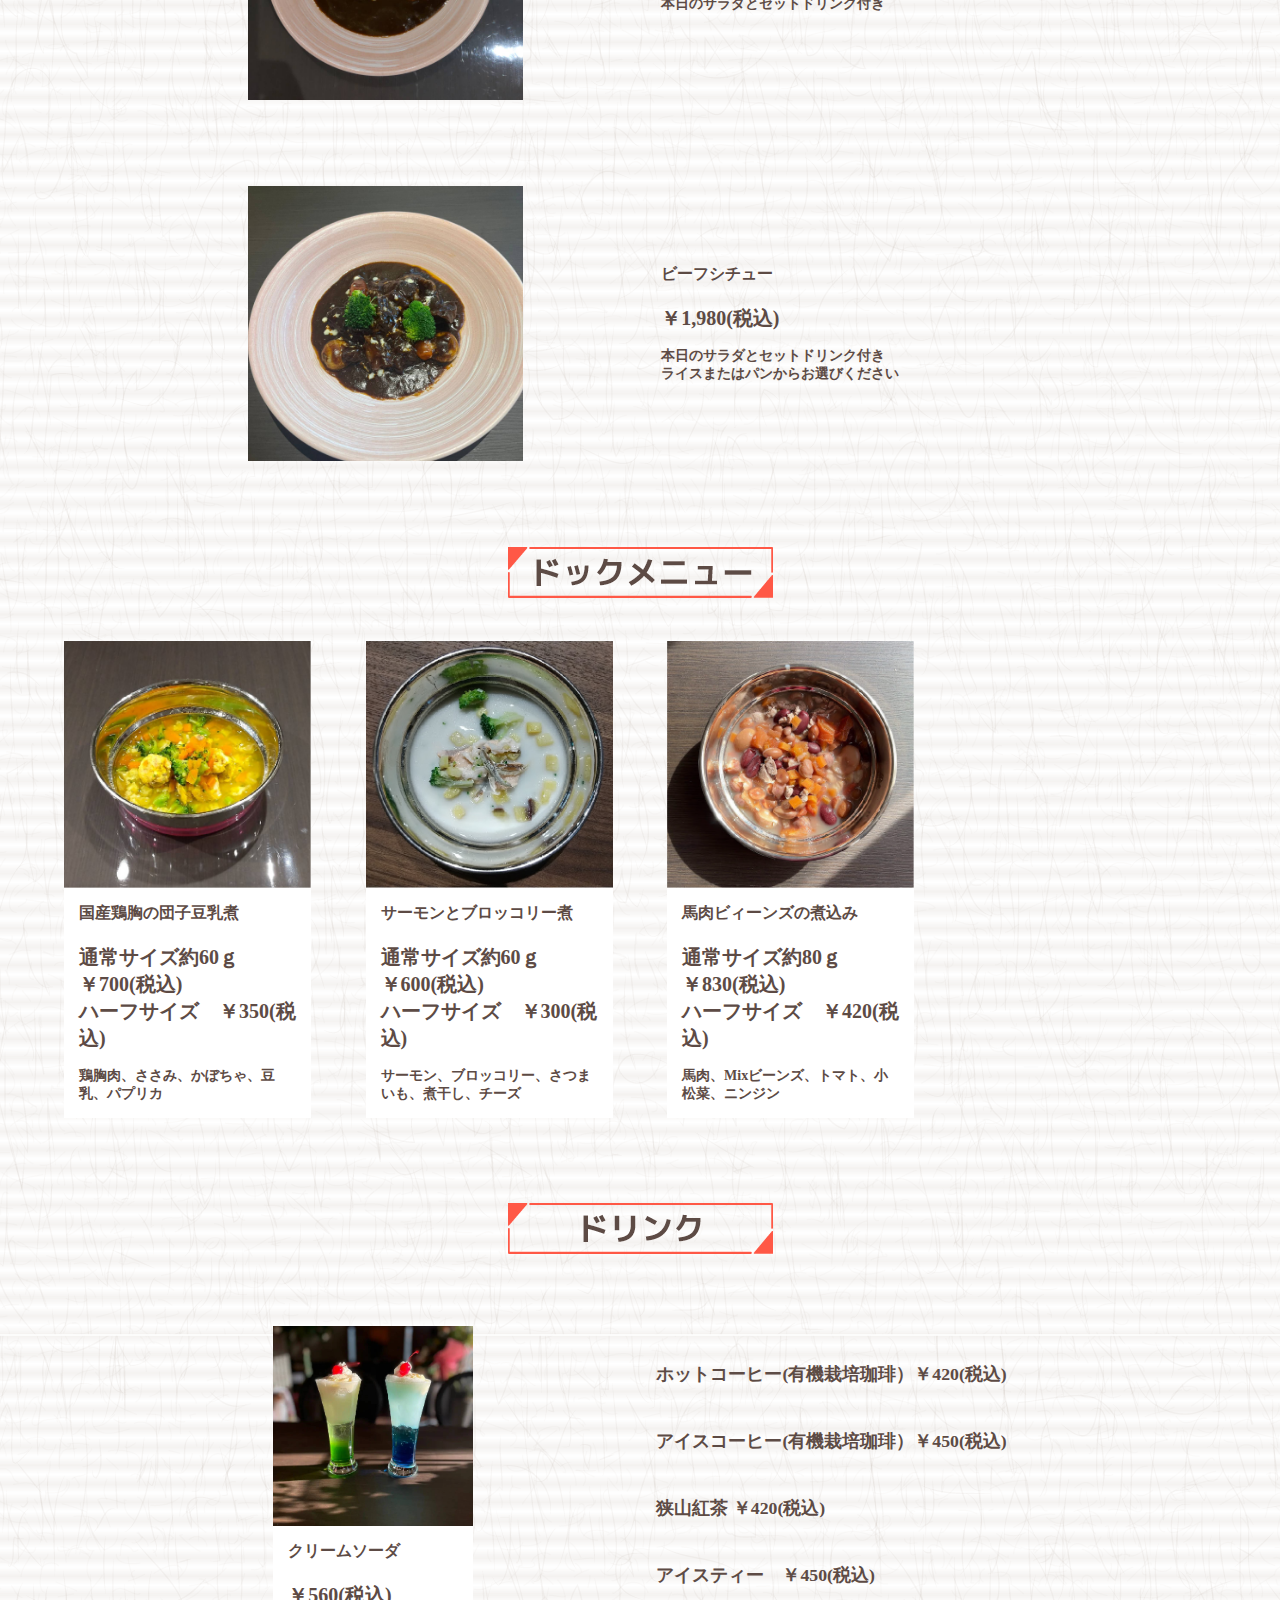
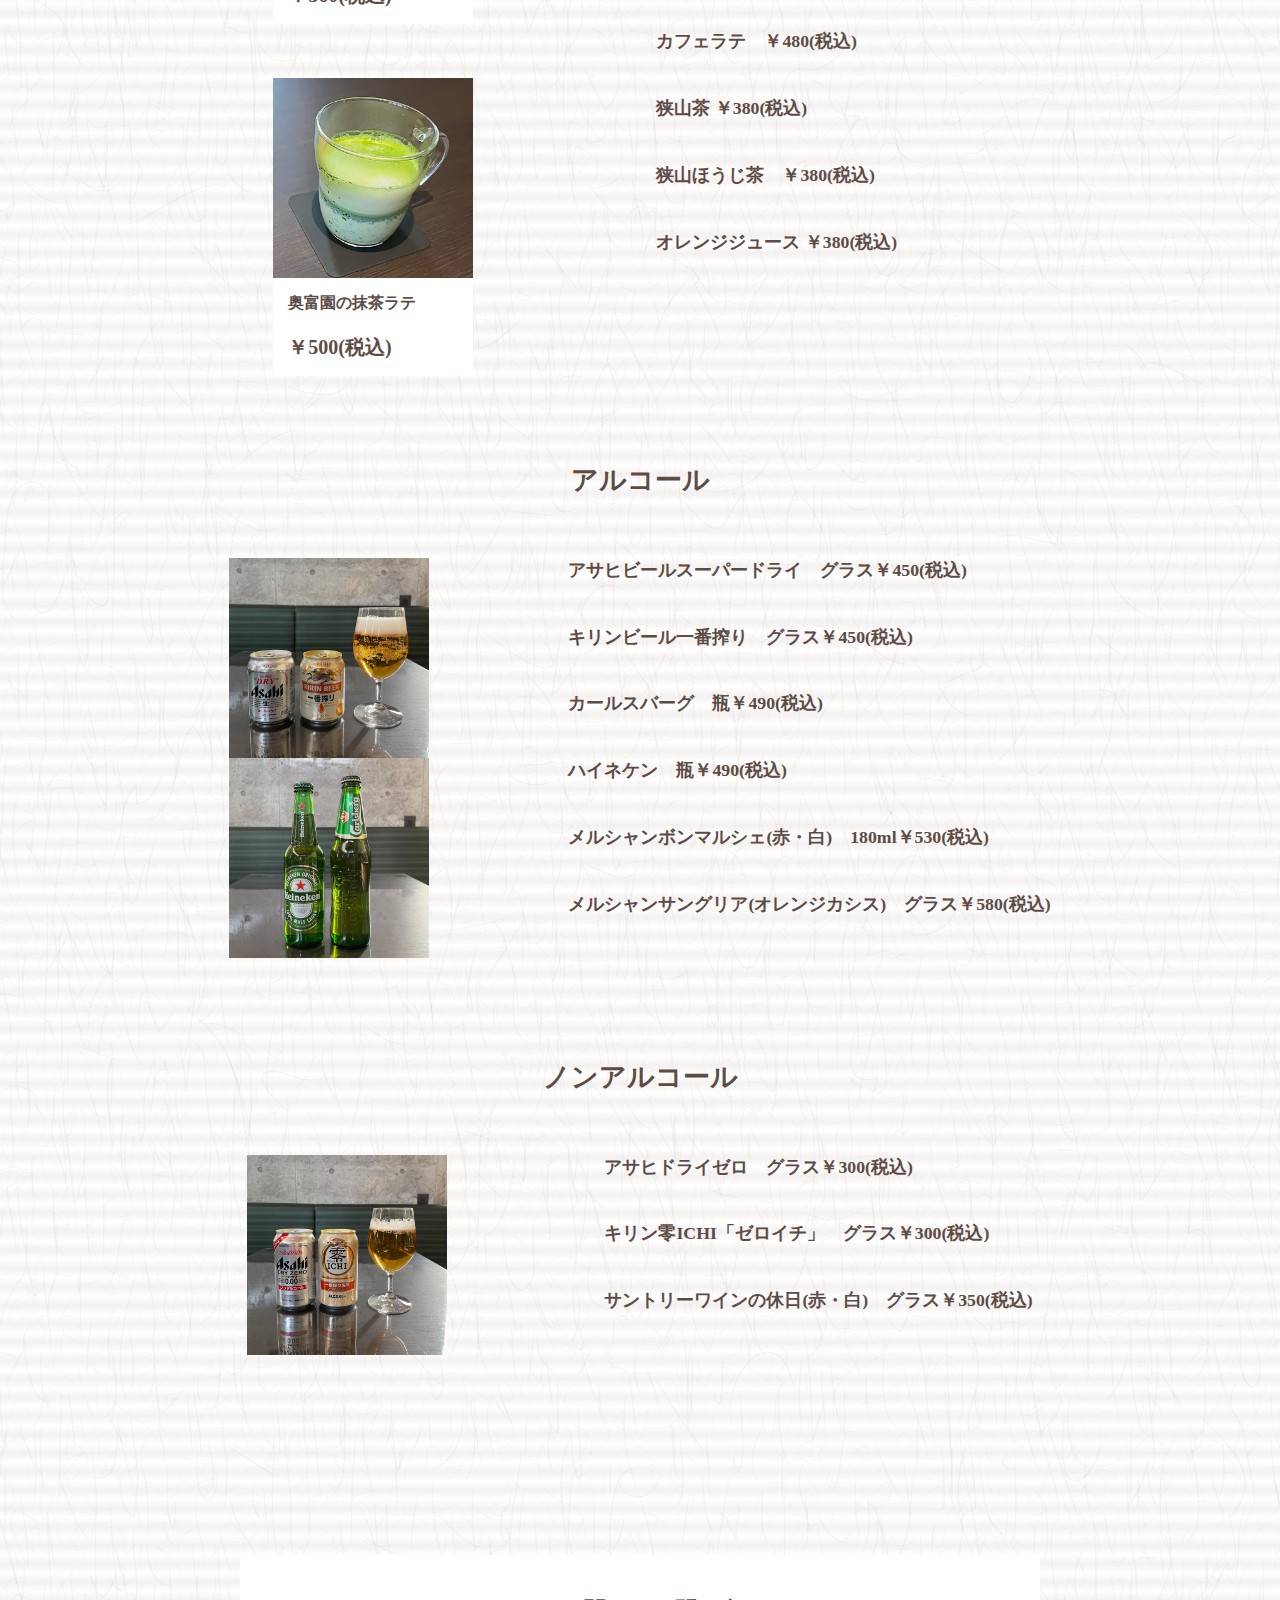
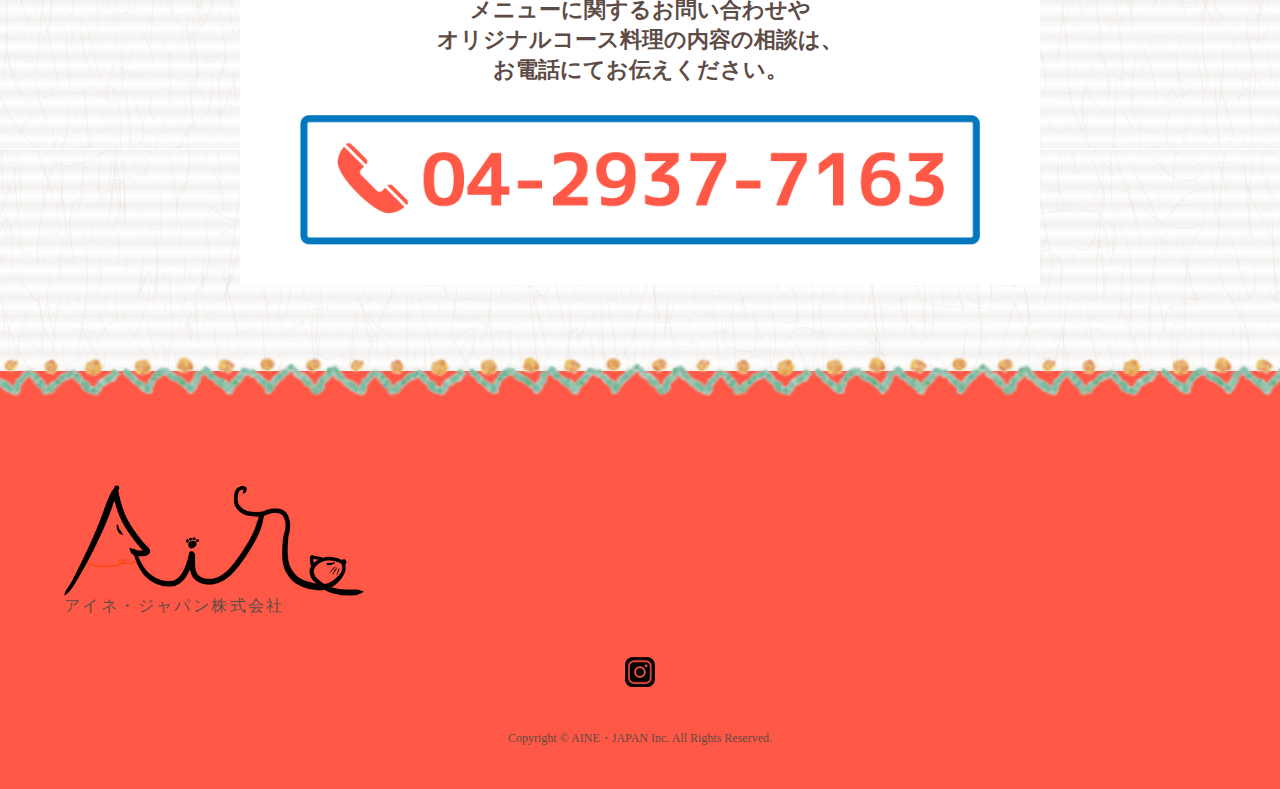
<file: menu.html>
<!doctype html>
<html lang="ja">
<head prefix="og: https://aine-japan.com/">
<meta charset="utf-8">
<meta name="viewport" content="width=device-width">
<title>メニュー | CAFE &amp; RESTO Cherry</title>
<meta name="description" content="狭山市にあるCAFE &amp; RESTO Cherryで愛犬と一緒に美味しいお料理を
お楽しみください" />
<meta name="keywords" content="狭山市|ドックカフェ|レストラン|CAFE &amp; RESTO Cherryでくつろぐ" />
<meta property="og:url" content="https://aine-japan.com/menu.html">
<meta property="og:description" content="CAFE &amp; RESTO Cherryのメニュー">
<meta property="og:type" content="website">
<meta property="og:image" content="https://aine-japan.com/images/og.jpg">
<meta property="og:title" content="メニュー | CAFE &amp; RESTO Cherry">
<meta property="og:site_name" content="CAFE &amp; RESTO Cherry">
<link href="https://fonts.googleapis.com/css?family=M+PLUS+Rounded+1c" rel="stylesheet">
<link href="css/style.css" rel="stylesheet">
</head>

<body>
<header class="header">
  <div class="header-inner spaceBetween defaultContainer"> <a class="header-logo" href="index.html"><img src="images/cherry_logo.png" width="600" height="236" alt="CAFE＆RESTO Cherry"/></a>
    <button class="navbtn"> <span class="navbar"></span> <span class="">MENU</span></button>
    <nav class="header-nav" id="g-nav">
      <ul class="header-nav-list">
        <li><a href="about.html"><img src="images/nav1.png" alt="私たちについて"/></a></li>
        <li><a href="menu.html"><img src="images/nav2.png" alt="メニュー"/></a></li>
        <li><a href="facility.html"><img src="images/nav3.png" alt="施設紹介"/></a></li>
        <li><a href="https://www.instagram.com/cafe_resto_cherry" target="_blank"><img src="images/nav4.png" alt="インスタグラム"/></a></li>
      </ul>
    </nav>
  </div>
</header>
<section class="foodMenu">
  <div class="foodMenu-deco"><img src="menu_image/menu-deco.png" alt=""/></div>
  <div class="defaultContainer foodMenu-container">
    <h1><img src="menu_image/menu-title.png" alt="チェリーのメニュー"/></h1>
    <p><img src="menu_image/menu-border.png" alt=""/></p>
    <h2><img src="images/menu_title1.png" alt="フード"/></h2>
    <!-- <p>＊本日のパスタはスタッフまでお問い合わせください。</p> -->
    <p>セットドリンクは下記よりお選びください</p>
    <p>・ホットコーヒー　・アイスコーヒー　・ホットティー　・アイスティー　・狭山茶　・狭山ほうじ茶</p>
    <ul class="gridContainer">
      <li class="card">
        <figure class="card-img-wrapper"><img src="menu_image/17903616007911.jpg" alt=""/></figure>
        <div class="card-body">
          <h3>大豆ミートキーマカレー</h3>
          <p class="card-price">￥1,200(税込)</p>
          <p class="card-desc">本日のサラダとセットドリンク付き</p>
        </div>
      </li>
      <li class="card cards-item">
        <figure><img src="menu_image/17903615834623.jpg" alt=""/></figure>
        <div class="card-body">
          <h3>ハンバーグカレー</h3>
          <p class="card-price">￥1,540(税込)</p>
          <p class="card-desc">本日のサラダとセットドリンク付き</p>
        </div>
      </li>
      <li class="card cards-item">
        <figure><img src="menu_image/17903615818233.jpg" alt=""/></figure>
        <div class="card-body">
          <h3>ハンバーグプレート</h3>
          <p class="card-price">￥1,430(税込)</p>
          <p class="card-desc">本日のサラダとセットドリンク付き</p>
        </div>
      </li>
      <li class="card cards-item">
        <figure><img src="menu_image/17903616051675.jpg" alt=""/></figure>
        <div class="card-body">
          <h3>ビーフカレーライス</h3>
          <p class="card-price">￥1,320(税込)</p>
          <p class="card-desc">本日のサラダとセットドリンク付き</p>
        </div>
      </li>
      <li class="card cards-item">
        <figure><img src="menu_image/17890540352161.jpg" alt=""/></figure>
        <div class="card-body">
          <h3>大豆ミートカレー風味パスタ</h3>
          <p class="card-price">￥1,540(税込)</p>
          <p class="card-desc">本日のサラダとセットドリンク付き</p>
        </div>
      </li>
      <li class="card cards-item">
        <figure><img src="menu_image/20230404125912.jpg" alt=""/></figure>
        <div class="card-body">
          <h3>ホタテのジェノベーゼ風パスタ</h3>
          <p class="card-price">￥1,540(税込)</p>
          <p class="card-desc">本日のサラダとセットドリンク付き</p>
        </div>
      </li>
      <li class="card cards-item">
        <figure><img src="menu_image/17890540366336.jpg" alt=""/></figure>
        <div class="card-body">
          <h3>エビクリームパスタ</h3>
          <p class="card-price">￥1,540(税込)</p>
          <p class="card-desc">本日のサラダとセットドリンク付き</p>
        </div>
      </li>
      <li class="card cards-item">
        <figure><img src="menu_image/17890540295546.jpg" alt=""/></figure>
        <div class="card-body">
          <h3>和風ツナパスタ</h3>
          <p class="card-price">￥1,540(税込)</p>
          <p class="card-desc">本日のサラダとセットドリンク付き</p>
        </div>
      </li>
      <li class="card cards-item">
        <figure><img src="menu_image/17903616047650.jpg" alt=""/></figure>
        <div class="card-body">
          <h3>本日のパスタ</h3>
          <p class="card-price">￥1,540(税込)～</p>
          <p class="card-desc">本日のサラダとセットドリンク付き</p>
        </div>
      </li>
    </ul>
    <ul class="gridContainer">
      <li class="card">
        <figure class="card-img-wrapper"><img src="menu_image/food5.jpg" alt=""/></figure>
        <div class="card-body">
          <h3>クラムチャウダー</h3>
          <p class="card-price">￥630(税込)</p>
        </div>
      </li>
      <li class="card cards-item">
        <figure><img src="menu_image/20230404125713.jpg" alt=""/></figure>
        <div class="card-body">
          <h3>ミネストローネ</h3>
          <p class="card-price">￥630(税込)</p>
        </div>
      </li>
    </ul>
    <div class="foodMenu-teatime">
      <h2>ティータイム(14:00～)</h2>
      <p>ドリンクセット　+200円<br>
        セットドリンクは下記よりお選びください</p>
      <p>・ホットコーヒー　・アイスコーヒー　・ホットティー　・アイスティー　・狭山茶　・狭山ほうじ茶</p>
      <ul class="gridContainer">
        <li class="card">
          <figure class="card-img-wrapper"><img src="menu_image/20230403091246.jpg" alt=""/></figure>
          <div class="card-body">
            <h3>季節のフルーツサンド</h3>
            <p class="card-price">￥720(税込)</p>
          </div>
        </li>
        <li class="card cards-item">
          <figure><img src="menu_image/food10.png" alt=""/></figure>
          <div class="card-body">
            <h3>BLTサンドイッチ</h3>
            <p class="card-price">￥680(税込)</p>
          </div>
        </li>
        <li class="card cards-item">
          <figure><img src="menu_image/food12.png" alt=""/></figure>
          <div class="card-body">
            <h3>フレンチトースト</h3>
            <p class="card-price">￥600(税込)</p>
          </div>
        </li>
        <li class="card cards-item">
          <figure><img src="menu_image/20230404131151.jpg" alt=""/></figure>
          <div class="card-body">
            <h3>バスクチーズケーキ</h3>
            <p class="card-price">￥480(税込)</p>
          </div>
        </li>
        <li class="card cards-item">
          <figure><img src="menu_image/17890585046201.jpg" alt=""/></figure>
          <div class="card-body">
            <h3>クッキーシュー</h3>
            <p class="card-price">￥530(税込)</p>
          </div>
        </li>
        <li class="card cards-item">
          <figure><img src="menu_image/17913235087693.jpg" alt=""/></figure>
          <div class="card-body">
            <h3>スフレパンケーキ</h3>
            <p class="card-price">￥880(税込)</p>
          </div>
        </li>
        <li class="card cards-item">
          <figure><img src="menu_image/20230404110046.jpg" alt=""/></figure>
          <div class="card-body">
            <h3>自家製プリン</h3>
            <p class="card-price">￥480(税込)</p>
          </div>
        </li>
        <li class="card cards-item">
          <figure><img src="menu_image/20230404141659.jpg" alt=""/></figure>
          <div class="card-body">
            <h3>バニラアイス</h3>
            <p class="card-price">￥330(税込)</p>
          </div>
        </li>
        <li class="card cards-item">
          <figure><img src="menu_image/20230404141454.jpg" alt=""/></figure>
          <div class="card-body">
            <h3>cherryパフェ</h3>
            <p class="card-price">￥850(税込)</p>
          </div>
        </li>
      </ul>
    </div>
    <div class="foodMenu-dinner">
      <h2>ディナータイム(17:00～)</h2>
      <p>セットドリンクは下記よりお選びください</p>
      <p>・ホットコーヒー　・アイスコーヒー　・ホットティー　・アイスティー　・狭山茶　・狭山ほうじ茶</p>
      <div class="sideBySideCenter defaultContainer foodMenu-flexbox">
        <div><img src="menu_image/17903615746172.jpg" alt="" width="50%"/></div>
        <div class="desc-text">
          <h3>オムチーズハンバーグ</h3>
          <p class="card-price">￥1,630(税込)</p>
          <p class="card-desc">本日のサラダとセットドリンク付き</p>
        </div>
      </div>
      <div class="sideBySideCenter defaultContainer foodMenu-flexbox">
        <div><img src="menu_image/17903615736938.jpg" alt="" width="50%"/></div>
        <div class="desc-text">
          <h3>オムチーズカレー</h3>
          <p class="card-price">￥1,540(税込)</p>
          <p class="card-desc">本日のサラダとセットドリンク付き</p>
        </div>
      </div>
      <div class="sideBySideCenter defaultContainer foodMenu-flexbox">
        <div><img src="menu_image/17890585063351.jpg" alt="" width="50%"/></div>
        <div class="desc-text">
          <h3>ビーフシチュー</h3>
          <p class="card-price">￥1,980(税込)</p>
          <p class="card-desc">本日のサラダとセットドリンク付き<br>
            ライスまたはパンからお選びください</p>
        </div>
      </div>
    </div>
    <h2><img src="images/menu_title2.png" alt="ドッグメニュー"/></h2>
    <ul class="gridContainer">
      <li class="card cards-item">
        <figure><img src="menu_image/menu_dog1.jpg" alt=""/></figure>
        <div class="card-body">
          <h3>国産鶏胸の団子豆乳煮</h3>
          <p class="card-price">通常サイズ約60ｇ　￥700(税込)<br>
            ハーフサイズ　￥350(税込) </p>
          <p class="card-desc">鶏胸肉、ささみ、かぼちゃ、豆乳、パプリカ</p>
        </div>
      </li>
      <li class="card cards-item">
        <figure><img src="menu_image/menu_dog2.jpg" alt=""/></figure>
        <div class="card-body">
          <h3>サーモンとブロッコリー煮</h3>
          <p class="card-price">通常サイズ約60ｇ　￥600(税込)<br>
            ハーフサイズ　￥300(税込) </p>
          <p class="card-desc">サーモン、ブロッコリー、さつまいも、煮干し、チーズ</p>
        </div>
      </li>
      <li class="card cards-item">
        <figure><img src="menu_image/menu_dog3.png" alt=""/></figure>
        <div class="card-body">
          <h3>馬肉ビィーンズの煮込み</h3>
          <p class="card-price">通常サイズ約80ｇ　￥830(税込)<br>
            ハーフサイズ　￥420(税込) </p>
          <p class="card-desc">馬肉、Mixビーンズ、トマト、小松菜、ニンジン</p>
        </div>
      </li>
    </ul>
    <h2><img src="images/menu_title3.png" alt="ドリンク"/></h2>
    <div class="sideBySideCenter defaultContainer foodMenu-drink">
      <div class="drink-images">
        <ul class="gridContainer">
          <li class="card cards-item">
            <figure><img src="menu_image/drink7.png" alt=""/></figure>
            <div class="card-body">
              <h3>クリームソーダ</h3>
              <p class="card-price">￥560(税込)</p>
            </div>
          </li>
          <li class="card cards-item">
            <figure><img src="menu_image/drink8.jpg" alt=""/></figure>
            <div class="card-body">
              <h3>奥富園の抹茶ラテ</h3>
              <p class="card-price">￥500(税込)</p>
            </div>
          </li>
        </ul>
      </div>
      <ul class="drink-text">
        <li> ホットコーヒー(有機栽培珈琲）￥420(税込) </li>
        <li> アイスコーヒー(有機栽培珈琲）￥450(税込) </li>
        <li> 狭山紅茶 ￥420(税込) </li>
        <li> アイスティー　￥450(税込) </li>
        <li> カフェラテ　￥480(税込) </li>
        <li> 狭山茶 ￥380(税込) </li>
        <li> 狭山ほうじ茶　￥380(税込) </li>
        <li> オレンジジュース ￥380(税込) </li>
      </ul>
    </div>
    <div class="alcohol">
      <h3>アルコール</h3>
      <div class="sideBySideCenter defaultContainer foodMenu-drink">
        <div class="drink-images">
          <figure><img src="menu_image/20230404152202.jpg" alt=""/></figure>
          <figure><img src="menu_image/20230404152147.jpg" alt=""/></figure>
        </div>
        <ul class="drink-text">
          <li> アサヒビールスーパードライ　グラス￥450(税込) </li>
          <li> キリンビール一番搾り　グラス￥450(税込) </li>
          <li> カールスバーグ　瓶￥490(税込) </li>
          <li> ハイネケン　瓶￥490(税込) </li>
          <li> メルシャンボンマルシェ(赤・白)　180ml￥530(税込) </li>
          <li> メルシャンサングリア(オレンジカシス)　グラス￥580(税込) </li>
        </ul>
      </div>
    </div>
    <div class="alcohol">
      <h3>ノンアルコール</h3>
      <div class="sideBySideCenter defaultContainer foodMenu-drink alcohol">
        <div class="drink-images">
          <figure><img src="menu_image/20230404152213.jpg" alt=""/></figure>
        </div>
        <ul class="drink-text">
          <li> アサヒドライゼロ　グラス￥300(税込) </li>
          <li> キリン零ICHI「ゼロイチ」　グラス￥300(税込) </li>
          <li> サントリーワインの休日(赤・白)　グラス￥350(税込) </li>
        </ul>
      </div>
    </div>
  </div>
  <div class="foodMenu-contact">
    <p>メニューに関するお問い合わせや<br>
      オリジナルコース料理の内容の相談は、<br>
      お電話にてお伝えください。 </p>
    <figure class="foodMenu-number"><a href="tel:04-2937-7163"><img src="images/tel.png" alt=""/></a></figure>
  </div>
</section>
<footer class="footer">
  <div class="footer-wrapper">
    <div class="footer-inner defaultContainer"> <a class="footer-logo" href="#"><img src="images/logo.png" alt="アイネ・ジャパン株式会社"/><br>
      アイネ・ジャパン株式会社</a> <a class="footer-insta" href="https://www.instagram.com/cafe_resto_cherry" target="_blank"><img src="images/icon_insta_bk.png" alt="インスタグラム"/></a> <small class="footer-copyright">Copyright © AINE・JAPAN Inc. All Rights Reserved.</small> </div>
  </div>
</footer>
<script src="https://ajax.googleapis.com/ajax/libs/jquery/3.6.0/jquery.min.js"></script> 
<script src="js/script.js"></script>
</body>
</html>
</file>
<file: css/style.css>
@charset "utf-8";
:root {
  /* フォントサイズ */
  --body: clamp(1rem, 0.95rem + 0.2vw, 1.125rem); /* 16-19px */
  --display: clamp(4.5rem, 1.83rem + 11.34vw, 10rem); /* 72-160px */
  --heading1: clamp(2rem, 1.3rem + 3vw, 4rem); /* 32-64px */
  --heading2: calc(var(--body) * 1.5); /* 24-27px */
  --heading3: calc(var(--body) * 1.2); /* 19.2-21.6px */
  --small-heading2: clamp(0.875rem, 4vw - 1rem, 1.6875rem); /* 14-27px */
  --small-heading3: calc(var(--small-heading2) * 0.86); /* 12-23px */
  /* 余白・間隔 */
  --space-xs: clamp(1.25rem, 1rem + 0.98vw, 1.875rem); /* 20-30px */
  --space-sm: calc(var(--space-xs) * 1.5); /* 30-45px */
  --space-md: calc(var(--space-xs) * 2); /* 40-60px */
  --space-lg: calc(var(--space-xs) * 3); /* 60-90px */
  --space-xl: calc(var(--space-xs) * 4); /* 80-120px */
  --space-jump: clamp(1.25rem, 0.35rem + 3.8vw, 3.75rem); /* 20-60px */
  /* カラー */
  --gray-light: #F0F3F5;
  --gray-dark: #3B4043;
  --gray-blue: #CDD6DD;
  --gray-blue-dark: #707F89;
  --accent: #0078BE;
}
/* リセット */
body, h1, h2, h3, p, figure, ul, dl, dt, dd {
  margin: 0;
  padding: 0;
  list-style: none;
}
*, *::before, *::after {
  box-sizing: border-box;
}
a {
  color: inherit;
  text-decoration: none;
}
/* 基本設定 */
body {
  color: #5D4B45;
  font-family: "M PLUS Rounded 1c, sans-serif";
  font-size: var(--body);
  min-height: 0vw;
}
h1 {
  font-size: var(--heading1);
}
h2 {
  font-size: var(--heading2);
}
h3 {
  font-size: var(--heading3);
}
img {
  max-width: 100%;
  height: auto;
  vertical-align: top;
}
a:hover {
  opacity: 0.8;
  transition: .3s;
}
/* レイアウト */
/* 両端揃え */
.spaceBetween {
  display: flex;
  justify-content: space-between;
  align-items: center;
}
/* 横並び(基本形) */
.sideBySide {
  display: flex;
  flex-direction: column;
}
@media (min-width: 768px) {
  .sideBySide {
    flex-direction: row;
    justify-content: space-between;
  }
}
/* 横並び(中央揃え) */
.sideBySideCenter {
  display: flex;
  flex-direction: column;
  align-items: center;
}
@media (min-width: 768px) {
  .sideBySideCenter {
    flex-direction: row;
    justify-content: space-between;
  }
}
/* 中央配置 */
.flexCenter {
  display: flex;
  justify-content: center;
  margin-top: var(--space-xs);
}
/* 画像とテキスト */
.imgtext {
  display: flex;
  flex-direction: column;
  gap: clamp(45px, 6vw, 80px);
  padding: clamp(45px, 4vw, 60px) 0;
}
.imgtext.reverse {
  flex-direction: column-reverse;
}
@media (min-width: 768px) {
  .imgtext {
    flex-direction: row;
    align-items: center;
  }
  .imgtext > .text {
    flex: 1;
    min-width: 17em;
  }
  .imgtext > .img {
    flex: 2;
  }
  .reverse {
    flex-direction: row-reverse;
  }
}
@media (max-width: 767px) {
  .imgtext {
    flex-direction: column-reverse;
  }
}
/* カード */
.card {
  display: flex;
  flex-direction: column;
}
.card-body {
  padding: 15px;
  background-color: #fff;
  text-align: left;
  flex-grow: 1;
}
/* コンテンツ */
.defaultContainer {
  width: 92%;
  max-width: 1152px;
  margin: 0 auto;
}
/* グリッド */
.gridContainer {
  display: grid;
  grid-template-columns: 1fr 1fr;
  gap: var(--space-jump);
  margin-top: var(--space-xs);
  margin-bottom: var(--space-lg);
}
/* 見出し */
.sectionTitle {
  margin-bottom: 60px;
  padding: 0 20px;
  text-align: center;
}
.heading-decoration {
  display: flex;
  flex-direction: column;
  align-items: center;
  letter-spacing: 0.2em;
  color: #FF5846;
}
.heading-decoration span {
  display: flex;
  align-items: center;
  margin-bottom: 10px;
  font-size: 18px;
  color: #0078BE;
  text-transform: uppercase;
}
.heading-decoration span::before {
  content: '';
  display: inline-block;
  margin-right: 20px;
  width: 40px;
  height: 1px;
  background-color: #0078BE;
}
.heading-hero {
  position: relative;
  padding-bottom: 24px;
  width: 100%;
  border-bottom: 5px solid #fff;
  font-weight: 700;
  letter-spacing: .15em;
}
.heading-hero::after {
  content: '';
  position: absolute;
  top: 100%;
  left: 0;
  width: 70px;
  height: 5px;
  background-color: var(--accent);
}
/* ボタン */
.btn {
  display: flex;
  justify-content: center;
  align-items: center;
  padding: 20px;
  width: 200px;
  color: #fff;
  font-size: 18px;
  font-weight: 700;
  text-decoration: none;
  background-color: var(--accent);
  border-radius: 10px;
}
.btn-accent {
  display: block;
  position: relative;
  transition: .25s;
}
.btn-accent span {
  display: flex;
  justify-content: center;
  align-items: center;
  position: relative;
  padding: 30px 10px;
  width: 260px;
  font-size: 18px;
  font-weight: 700;
  color: #fff;
  background-color: var(--accent);
  border: 2px solid transparent;
  transition: .3s;
  z-index: 2;
}
.btn-accent::before {
  content: '';
  position: absolute;
  bottom: -5px;
  right: -5px;
  width: 100%;
  height: 100%;
  background-image: repeating-linear-gradient(-45deg, #FF5846 0px, #FF5846 2px, rgba(0 0 0 / 0) 0%, rgba(0 0 0 /0) 50%);
  background-size: 8px 8px;
  z-index: 1;
}
.btn-accent span:hover {
  color: var(--accent);
  background-color: #fff;
  border-color: currentColor;
}
/* ページネーション */
.pagenation {
  margin: var(--space-lg) 0;
}
.pagenation li a {
  display: block;
  padding: 0.5em 1em;
  color: #FF5846;
  font-weight: 700;
  text-decoration: none;
  line-height: 1;
  border: 3px solid #FF5846;
  border-radius: 10px;
}
.pagenation li a:hover {
  opacity: 0.7;
}
.pagenation .prev span {
  margin-left: 10px;
}
.pagenation .next span {
  margin-right: 10px;
}
/* .pc-none, .sp-none */
@media screen and (min-width: 768px) {
  .pc-none {
    display: none;
  }
}
@media screen and (max-width: 767px) {
  .sp-none {
    display: none;
  }
}
/* ヘッダー */
.header {
  position: relative;
  z-index: 3;
}
.header::after {
  content: '';
  display: block;
  background: url("../images/085-19.png") bottom center repeat-x;
  background-size: auto 30px;
  height: 30px;
  width: 100%;
  position: absolute;
  bottom: -13px;
}
.header-inner {
  max-width: 1280px;
}
.header-logo {
  font-size: var(--small-heading2);
  font-weight: 700;
  letter-spacing: 0.15em;
  display: inline-block;
  padding: 0.5em 1em;
  width: 200px;
}
.header-nav-list {
  display: flex;
  gap: 2em;
}
.header-nav-list li a {
  display: flex;
  flex-direction: column;
  font-weight: 700;
  text-align: center;
  line-height: 1.6;
}
.header-nav-list li a span {
  font-size: 13px;
  color: #0078BE;
}
@media (hover: none) {
  .header-nav li a {
    -webkit-tap-highlight-color: transparent;
  }
  .header-nav li a:active {
    color: var(--accent);
  }
}
@media (max-width: 767px) {
  .header-logo {
    width: 150px;
  }
}
@media (min-width: 768px) {
  .navbtn {
    display: none;
  }
}
.sr-only {
  position: absolute;
  width: 1px;
  height: 1px;
  padding: 0;
  margin: -1px;
  overflow: hidden;
  clip: rect(0, 0, 0, 0);
  white-space: nowrap;
  border-width: 0;
}
/* ナビゲーションメニュー：モバイル */
.open .navbtn {
  color: #fff;
}
@media (max-width: 767px) {
  #g-nav {
    /*position:fixed;にし、z-indexの数値を大きくして前面へ*/
    position: fixed;
    z-index: 999;
    /*ナビのスタート位置と形状*/
    top: 0;
    right: -120%;
    width: 100%;
    height: 100vh; /*ナビの高さ*/
    background: #fff;
    /*動き*/
    transition: all 0.6s;
  }
  #g-nav.panelactive {
    right: 0;
  }
  .header-nav-list {
    display: flex;
    flex-direction: column;
    justify-content: center;
    align-items: center;
    height: 100%;
    gap: 40px;
    color: #000;
  }
  .navbtn {
    all: unset;
    outline: revert;
    -webkit-tap-highlight-color: transparent;
    cursor: pointer;
    width: 42px;
    height: 42px;
    z-index: 9999;
    position: fixed;
    top: 20px;
    right: 10px;
  }
  /* ボタン内のバー */
  .navbtn {
    display: grid;
    place-items: center;
  }
  .navbtn::before, .navbtn::after, .navbtn .navbar {
    grid-area: 1 / 1;
    content: '';
    display: block;
    width: 30px;
    height: 2px;
    background-color: currentColor;
    transition: transform 0.4s;
  }
  .navbtn::before {
    transform: translateY(-8px);
  }
  .navbtn::after {
    transform: translateY(8px);
  }
  .navbtn.active::before {
    transform: rotate(45deg);
  }
  .navbtn.active::after {
    transform: rotate(-45deg);
  }
  .navbtn.active .navbar {
    transform: scale(0);
  }
}
/* フッター */
.footer {
  background-color: #ff5846;
  position: relative;
}
.footer::after {
  content: '';
  display: block;
  background: url("../images/085-22.png") bottom center repeat-x;
  background-size: auto 40px;
  height: 40px;
  width: 100%;
  position: absolute;
  top: -15px;
}
.footer-wrapper {
  padding: var(--space-xl) 0 0;
}
.footer-logo {
  font-size: 1rem;
  letter-spacing: 0.15em;
  display: inline-block;
  width: 300px;
}
.footer-copyright {
  padding: var(--space-sm);
  display: block;
  font-size: 12px;
  text-align: center;
}
.footer-insta {
  display: block;
  width: 30px;
  margin: 40px auto 0;
}
@media (max-width: 767px) {
  .footer-logo {
    width: 155px;
    font-size: 11px;
  }
}
/*==================================================
スライダーのためのcss
===================================*/
.slide {
  position: relative;
  width: calc(100% - 400px);
  overflow: hidden;
}
.slide-image {
  background-position: center;
  background-repeat: no-repeat;
  background-size: cover;
  position: absolute;
  top: 0;
  left: 0;
  width: 100%;
  height: 90vh;
  opacity: 0;
  animation: slider-1 24s linear infinite;
}
.slide-image:nth-child(1) {
  background-image: url("../images/main1.jpg");
  animation-delay: -2s;
}
.slide-image:nth-child(2) {
  background-image: url("../images/main2.jpg");
  animation-delay: 6s;
}
.slide-image:nth-child(3) {
  background-image: url("../images/main3.jpg");
  animation-delay: 14s;
}
@keyframes slider-1 {
  0% {
    opacity: 0;
  }
  4.16% {
    opacity: 1;
  }
  33.33% {
    opacity: 1;
  }
  41.66% {
    opacity: 0;
  }
  100% {
    opacity: 0;
  }
}
@media (max-width: 1024px) {
  .slide {
    width: 100%;
    height: 450px;
    overflow: hidden;
    padding-left: 0;
  }
  .slide-image {
    height: 450px;
  }
}
@media (max-width: 400px) {
  .slide {
    height: 300px;
  }
  .slide-image {
    height: 300px;
  }
}
/* ヒーロー */
.hero {
  background-color: #FF5846;
  position: relative;
}
.hero-container {
  display: flex;
}
.hero-text {
  display: grid;
  justify-items: center;
  align-content: center;
  height: 90vh;
  width: 400px;
  color: #fff;
}
.hero-title {
  padding-bottom: 10px;
  color: #fff;
}
.hero-subtitle {
  padding-top: 0.8em;
}
.hero-subtitle-border {
  display: block;
  font-weight: 400;
  position: relative;
}
.hero-subtitle-border::after {
  content: '';
  position: absolute;
  bottom: -10px;
  left: 50%;
  width: 60px;
  height: 1px;
  background-color: #fff;
  transform: translateX(-50%);
}
.hero-desc {
  padding-top: var(--space-xs);
  font-weight: bold;
  text-align: center;
}
.hero-number {
  font-size: 38px;
}
.hero-open {
  text-align: center;
}
.hero-open-date {
  font-size: var(--heading1);
  font-weight: 900;
  letter-spacing: 0.15em;
}
.hero-open-open {
  font-size: var(--display);
  color: #E60012;
  font-weight: 900;
}
.hero-deco01 {
  position: absolute;
  bottom: 0;
  left: 400px;
  width: 300px;
}
.hero-deco02 {
  position: absolute;
  bottom: 0;
  right: 50px;
  width: 200px;
}
@media (max-width: 1024px) {
  .hero-container {
    flex-direction: column;
  }
  .hero-text {
    width: 100%;
    height: 600px;
  }
  .hero-deco01 {
    top: 10px;
    left: 10px;
  }
}
@media (max-width: 400px) {
  .hero-deco01 {
    width: 150px;
    bottom: 0;
  }
  .hero-deco02 {
    display: none;
  }
}
/* ディスクリプション */
.desc {
  padding-top: var(--space-lg);
  padding-bottom: 60px;
  background: url("../images/bk.png");
  position: relative;
}
.desc::after {
  content: '';
  display: block;
  background: url("../images/085-22.png") bottom center repeat-x;
  background-size: auto 40px;
  height: 40px;
  width: 100%;
  position: absolute;
  bottom: -15px;
}
.desc-text h3 {
  margin-bottom: 2em;
}
@media (max-width: 767px) {
  .desc-text {
    margin-bottom: var(--space-md);
  }
  .desc-text h2 {
    font-size: 24px;
  }
}
@media (max-width: 400px) {
  .desc .reverse {
    margin-top: 60px;
  }
}
@media (min-width: 768px) {
  .desc {
    padding-bottom: 100px;
  }
  .desc .sideBySideCenter {
    gap: clamp(45px, 6vw, 80px);
  }
  .desc-text {
    min-width: 48%;
  }
}
/* メニュー */
.menu {
  padding: var(--space-lg) 0;
  background-color: var(--gray-light);
  text-align: center;
  background: url("../images/bk2.png");
}
.menu-container {
  padding: 60px 20px;
  background-color: #fff;
  border-radius: 40px;
}
.menu-wrapper {
  padding: var(--space-sm) 0;
  text-align: center;
}
.menu-cat h3 {
  margin-bottom: 1em;
}
.menu-cat .menu-img {
  border-radius: 50%;
  margin-bottom: 30px;
}
@media (max-width: 767px) {
  .menu-wrapper.spaceBetween {
    flex-direction: row;
    flex-wrap: wrap;
  }
  .menu-cat {
    margin-bottom: var(--space-sm);
    width: 48%;
  }
}
@media (min-width: 768px) {
  .menu-cat {
    width: 23%;
  }
}
/* ニュース */
.news {
  padding: var(--space-lg) 0;
  background-color: var(--gray-blue);
  background: url("../images/bk.png");
}
.news-container {
  display: grid;
  /* grid-template-columns: repeat(2, 1fr); */
  gap: 32px 25px;
}
.news-item a:hover {
  opacity: 0.7;
  color: currentColor;
}
.news-item time {
  font-size: 14px;
  font-weight: bold;
}
.news-item img {
  aspect-ratio: 3 / 2;
  object-fit: contain;
  width: 100%;
}
.insta-lead {
  margin-top: 80px;
  position: relative;
}
.insta-lead p {
  margin-bottom: 30px;
}
.insta-lead .insta-long {
  width: 300px;
}
.insta-lead-img {
  position: absolute;
  right: 0;
  bottom: -60px;
  width: 400px;
}
@supports not (aspect-ratio: 3 / 2) {
  .news-item img {
    height: 180px;
  }
}
.news-text {
  overflow: hidden;
  /*white-space: nowrap;
  text-overflow: ellipsis;*/
  max-width: 20em;
}
@media (min-width: 768px) {
  .news-container {
    grid-template-columns: repeat(3, 1fr);
  }
}
@media (max-width: 1024px) {
  .insta-lead-img {
    width: 300px;
    bottom: 0;
  }
}
@media (max-width: 768px) {
  .insta-lead-img {
    width: 300px;
    bottom: 0;
  }
}
@media (max-width: 400px) {
  .insta-lead-img {
    width: 150px;
    top: -60px;
    right: 0;
  }
}
/* 行き方 */
.directions {
  padding: var(--space-lg) 0;
  background: url("../images/bk3.png");
  position: relative;
}
.directions::after {
  content: '';
  display: block;
  background: url("../images/085-22.png") bottom center repeat-x;
  background-size: auto 40px;
  height: 40px;
  width: 100%;
  position: absolute;
  top: -15px;
}
.directions-container {
  padding: 60px 20px;
  background-color: #fff;
  border-radius: 40px;
  position: relative;
}
.directions-map {
  width: 48%;
}
.directions-text p {
  margin-bottom: 60px;
}
.directions-deco {
  position: absolute;
  right: 100px;
  bottom: 0;
  width: 150px;
}
@media (max-width: 1024px) {
  .directions-deco {
    width: 100px;
  }
}
@media (max-width: 400px) {
  .directions-container .flexCenter {
    flex-direction: column;
  }
  .directions-map {
    width: 100%;
    margin-bottom: 30px;
  }
  .directions-deco {
    right: 0;
  }
}
/* インフォ */
.info {
  padding-top: var(--space-lg);
  background: url("../images/bk.png");
}
.info-container {
  padding: 0 0 var(--space-lg);
}
.info .add dt {
  font-size: 14px;
  font-weight: bold;
  margin-bottom: 12px;
}
.info .add dl {
  text-align: center;
  margin-bottom: 18px;
}
.info .add dd {
  letter-spacing: 0.1em;
}
.info table {
  border: 1px solid #C3C3C3;
  margin-bottom: 24px;
}
.info table th {
  border-right: 1px solid #C3C3C3;
  background: #FFFFFF;
  font-size: 14px;
  font-weight: 600;
  height: 32px;
  vertical-align: middle;
  border-bottom: 1px solid #C3C3C3;
  padding: 6px 20px;
}
.info table td {
  text-align: center;
  font-size: 14px;
  letter-spacing: .15em;
}
.info table th.sat {
  background: #E4EFF4;
}
.info table th.sun {
  background: #F4E4E4;
}
.info h3 {
  font-size: 13px;
  text-align: center;
  margin-bottom: 12px;
}
@media (max-width: 1024px) {
  .map {
    margin-bottom: 2em;
  }
  .map iframe {
    width: 100%;
    height: 300px;
  }
}
@media (min-width: 1025px) {
  .info-container {
    display: flex;
    justify-content: space-between;
    align-items: center;
    width: 100%;
    margin: 0 auto;
    padding: 0 0 var(--space-md);
  }
  .info .add {
    min-width: 30em;
  }
  .info .add dl {
    display: flex;
    justify-content: space-between;
    align-items: center;
    margin-bottom: 0;
  }
  .info .add dt {
    padding: 20px 30px;
    width: 130px;
    margin-bottom: 0;
    text-align: left;
  }
  .info .add dd {
    padding: 20px 30px;
    width: calc(100% - 130px);
    text-align: left;
  }
}
/* クーポン */
.coupon-warpper {
  width: 300px;
  margin: 0 auto 60px;
  padding: 30px 40px;
  background-color: var(--gray-light);
  text-align: center;
}
/* アバウト */
.about-container {
  padding: var(--space-lg) 0;
  background: url("../images/bk.png");
}
.about-container > .defaultContainer {
  max-width: 768px;
}
.about-container h2 {
  margin-bottom: 1em;
}
.about-owner h2 span, .about-chef h2 span {
  font-size: 1rem;
  font-weight: 400;
  margin-right: 10px;
}
.about-owner > p, .about-chef > p {
  padding-bottom: 30px;
}
.about-owner p:last-of-type, .about-chef p:last-of-type {
  padding-bottom: 0;
}
.about-owner figure {
  width: 250px;
}
.about-chef h3 {
  font-size: 16px;
}
.about-chef_desc {
  font-size: 14px;
}
/* メニュー */
.foodMenu {
  background: url("../images/bk.png");
  position: relative;
  padding-bottom: var(--space-lg);
}
.foodMenu-deco {
  position: absolute;
  top: 50px;
  left: 50%;
  transform: translateX(-50%);
  width: 92%;
}
.foodMenu-container {
  padding: 100px 0 20px;
  text-align: center;
}
.foodMenu-flexbox {
  margin-top: var(--space-xs);
  margin-bottom: var(--space-lg);
}
.foodMenu h2 {
  margin-bottom: var(--space-sm);
}
.foodMenu h3 {
  font-size: 14px;
  margin-bottom: 20px;
}
.drink-images {
  margin: auto;
}
.drink-images img {
  max-width: 200px;
  width: 100%;
}
.drink-text > li {
  margin-bottom: var(--space-sm);
  text-align: left;
  font-weight: bold;
}
.card-price {
  font-size: 1rem;
  font-weight: bold;
  text-align: left;
}
.card-desc {
  font-size: 14px;
  font-weight: bold;
  padding-top: 15px;
  margin-top: auto;
  text-align: left;
}
.foodMenu .card-body {
  display: flex;
  justify-content: space-between;
  flex-direction: column;
}
.foodMenu .drink-text {
  max-width: 800px;
  margin: 0 auto 100px;
}
.foodMenu-contact {
  width: 92%;
  max-width: 800px;
  padding: 10px;
  margin: 0 auto;
  background-color: #fff;
  text-align: center;
}
.foodMenu-contact p {
  font-weight: 700;
  font-size: 14px;
  margin-bottom: 10px;
}
.alcohol h3 {
  font-size: var(--heading2);
}
@media (min-width: 768px) {
  .foodMenu .gridContainer {
    grid-template-columns: repeat(3, 1fr);
  }
  .drink-images > .gridContainer {
    grid-template-columns: repeat(1, 1fr);
  }
  .drink-images {
    margin-top: 0;
    margin-right: 20px;
  }
  .alcohol .drink-text {
    margin-top: 20px;
  }
  .foodMenu h3 {
    font-size: 16px;
    text-align: left;
  }
  .alcohol h3 {
    text-align: center;
    font-size: var(--heading2);
  }
  .card-price {
    font-size: 20px;
  }
  .foodMenu-container {
    padding: 200px 0 100px;
  }
  .foodMenu-deco {
    width: 80%;
  }
  .foodMenu-contact {
    padding: 40px 60px;
  }
  .foodMenu-contact p {
    font-size: 22px;
    margin-bottom: 30px;
  }
}
@media (min-width: 1024px) {
  .foodMenu .gridContainer {
    grid-template-columns: repeat(4, 1fr);
  }
  .drink-images > .gridContainer {
    grid-template-columns: repeat(1, 1fr);
  }
  .alcohol .drink-images {
    margin-top: 40px;
  }
  .alcohol .drink-text {
    margin-top: 40px;
  }
}
@media (max-width: 767px) {
  .drink-images > .gridContainer {
    margin-bottom: 20px;
    margin-top: 0;
  }
  .foodMenu .drink-text {
    margin-top: 20px;
    margin-bottom: 0;
  }
}
/* 施設紹介 */
.facility {
  padding: var(--space-lg) 0;
  background: url("../images/bk.png");
}
.facility h2 {
  margin-bottom: 1em;
}
.facility-list {
  display: flex;
  flex-wrap: wrap;
}
.facility-list li:not(:last-of-type)::after {
  content: '/';
  margin: 0 0.1rem 0 0.4rem;
  -webkit-font-feature-settings: 'palt'1;
  font-feature-settings: 'palt'1;
}
.facility-contents {
  margin: var(--space-md) auto 0;
  max-width: 820px;
}
.facility-content {
  margin: 0 0 10px 0;
  padding: 10px;
  text-align: center;
}
.facility-content img {
  width: 150px;
}
@media screen and (min-width: 768px) {
  .facility-content {
    overflow: hidden;
    padding: 30px;
    text-align: left;
  }
  .facility-content img {
    float: left;
    margin-right: 20px;
    width: 300px;
  }
}
/* 20230319TOP用NEWS */
.desc-text_news {
  text-align: left;
  width: 92%;
  max-width: 1152px;
  margin: 0 auto;
  padding-bottom: 50px;
}
@media screen and (min-width: 768px) {
  .desc-text_news {
    text-align: center;
  }
}
</file>
